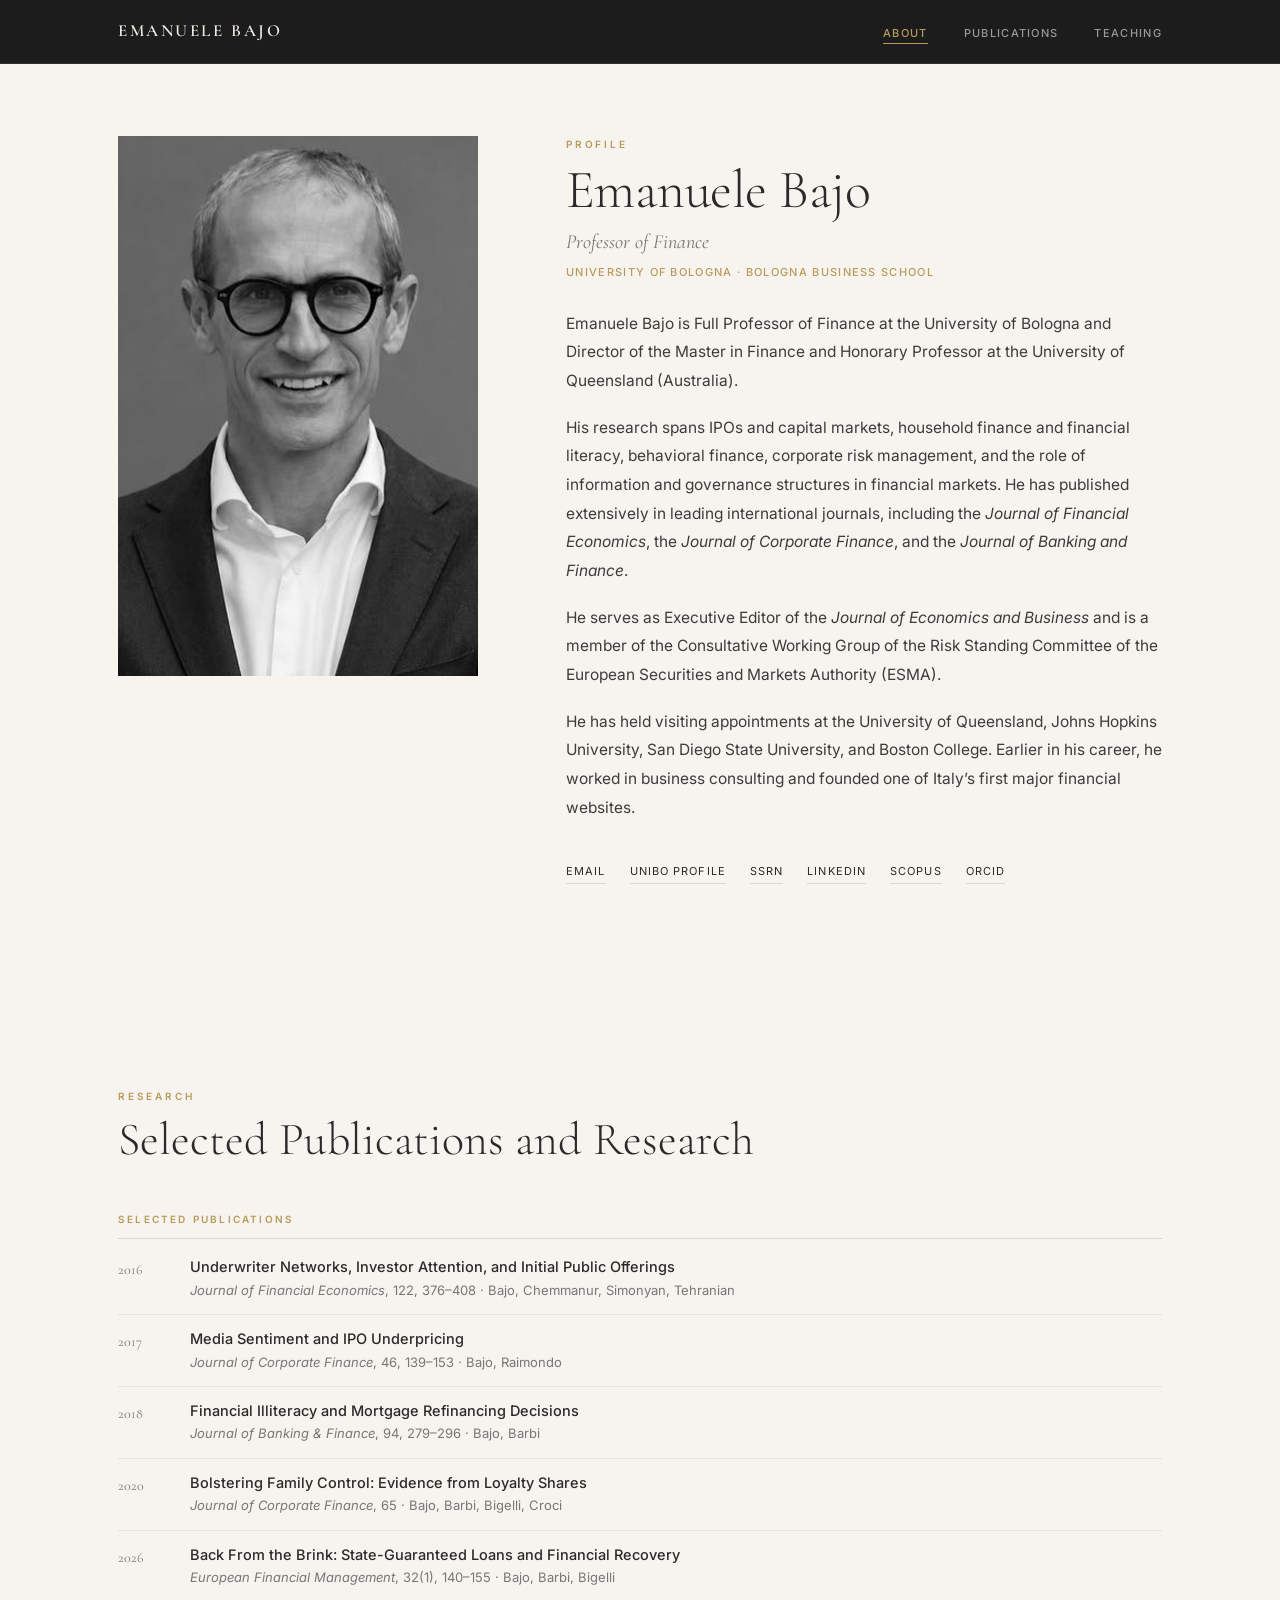
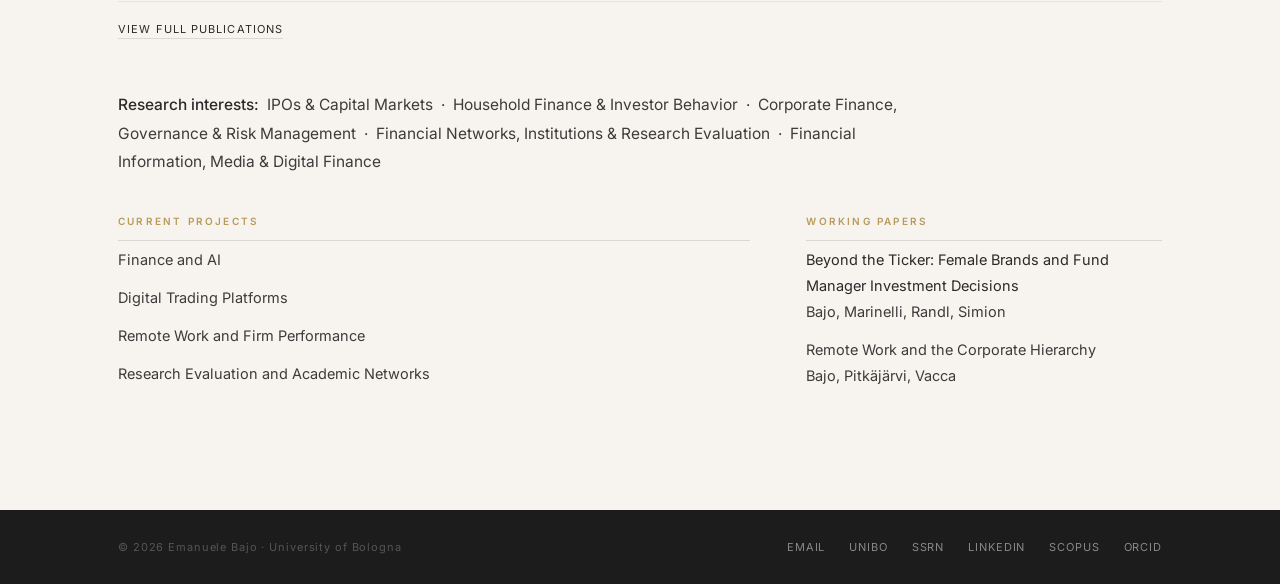
<file: index.html>
<!DOCTYPE html>
<html lang="en" style="scroll-behavior:smooth;">
<head>
  <meta charset="UTF-8">
  <meta name="viewport" content="width=device-width, initial-scale=1.0">
  <title>Emanuele Bajo — Professor of Finance</title>
  <meta name="description" content="Emanuele Bajo is Professor of Finance at the University of Bologna. Research interests include IPOs, household finance, behavioral finance, corporate risk management, and financial markets.">
  <link rel="canonical" href="https://emanuelebajo.cv/">
  <link href="https://fonts.googleapis.com/css2?family=Cormorant+Garamond:ital,wght@0,300;0,400;0,500;0,600;0,700;1,300;1,400;1,600&family=Inter:wght@300;400;500;600&display=swap" rel="stylesheet">

  <meta property="og:title" content="Emanuele Bajo — Professor of Finance">
  <meta property="og:description" content="Professor of Finance at the University of Bologna. Research on capital markets, household finance, behavioral finance, and corporate risk management.">
  <meta property="og:type" content="website">
  <meta property="og:url" content="https://emanuelebajo.cv/">

  <style>
    :root {
      --bg: #f7f4ef;
      --nav-bg: #1c1c1c;
      --text: #2a2a2a;
      --text-light: #777777;
      --accent: #b89a5a;
      --border: #ddd8cf;
      --nav-height: 64px;
    }

    *, *::before, *::after { box-sizing: border-box; margin: 0; padding: 0; }
    html { scroll-behavior: smooth; }

    body {
      background: var(--bg);
      color: var(--text);
      font-family: 'Inter', sans-serif;
      font-size: 15px;
      line-height: 1.7;
    }

    nav {
      position: fixed;
      top: 0; left: 0; right: 0;
      height: var(--nav-height);
      background: var(--nav-bg);
      z-index: 100;
      display: flex;
      align-items: center;
      border-bottom: 1px solid #2e2e2e;
    }

    .nav-inner {
      max-width: 1140px;
      margin: 0 auto;
      padding: 0 48px;
      width: 100%;
      display: flex;
      justify-content: space-between;
      align-items: center;
    }

    .nav-name {
      font-family: 'Cormorant Garamond', serif;
      font-size: 17px;
      font-weight: 600;
      letter-spacing: 0.15em;
      color: #f0ece4;
      text-transform: uppercase;
      cursor: pointer;
    }

    .nav-links { list-style: none; display: flex; gap: 36px; }

    .nav-links a {
      color: #999;
      text-decoration: none;
      font-size: 11px;
      letter-spacing: 0.12em;
      text-transform: uppercase;
      font-weight: 500;
      padding-bottom: 3px;
      border-bottom: 1px solid transparent;
      transition: color 0.2s, border-color 0.2s;
    }

    .nav-links a:hover, .nav-links a.active {
      color: var(--accent);
      border-bottom-color: var(--accent);
    }

    .section {
      padding-top: calc(var(--nav-height) + 60px);
      padding-bottom: 80px;
      scroll-margin-top: var(--nav-height);
    }

    .section:first-of-type { padding-top: calc(var(--nav-height) + 72px); }

    .container {
      max-width: 1140px;
      margin: 0 auto;
      padding: 0 48px;
    }

    .section-label {
      font-size: 10px;
      font-weight: 600;
      letter-spacing: 0.28em;
      text-transform: uppercase;
      color: var(--accent);
      margin-bottom: 10px;
    }

    h2 {
      font-family: 'Cormorant Garamond', serif;
      font-size: 46px;
      font-weight: 300;
      line-height: 1.05;
      color: var(--text);
      margin-bottom: 48px;
    }

    .about-grid {
      display: grid;
      grid-template-columns: 360px 1fr;
      gap: 88px;
      align-items: start;
    }

    .about-photo {
      position: sticky;
      top: calc(var(--nav-height) + 32px);
      width: 100%;
    }

    .about-photo-frame {
      aspect-ratio: 2 / 3;
      overflow: hidden;
    }

    .about-photo img {
      width: 100%;
      height: 100%;
      display: block;
      object-fit: cover;
      object-position: center;
      filter: grayscale(100%);
    }

    .about-photo-caption {
      font-size: 10px;
      color: var(--text-light);
      letter-spacing: 0.12em;
      margin-top: 10px;
      text-transform: uppercase;
    }

    .about-content {
      max-width: 760px;
    }

    .about-name {
      font-family: 'Cormorant Garamond', serif;
      font-size: 54px;
      font-weight: 300;
      line-height: 1.0;
      margin-bottom: 8px;
      letter-spacing: -0.01em;
    }

    .about-role {
      font-family: 'Cormorant Garamond', serif;
      font-size: 20px;
      font-weight: 400;
      font-style: italic;
      color: var(--text-light);
      margin-bottom: 4px;
    }

    .about-institution {
      font-size: 11px;
      letter-spacing: 0.12em;
      color: var(--accent);
      text-transform: uppercase;
      font-weight: 500;
      margin-bottom: 28px;
    }

    .about-bio {
      font-size: 15.5px;
      line-height: 1.85;
      color: #3c3c3c;
      margin-bottom: 40px;
    }

    .about-bio p + p { margin-top: 18px; }

    .profile-links {
      display: flex;
      gap: 24px;
      flex-wrap: wrap;
    }

    .profile-links a {
      font-size: 11px;
      letter-spacing: 0.1em;
      text-transform: uppercase;
      color: var(--text);
      text-decoration: none;
      border-bottom: 1px solid var(--border);
      padding-bottom: 2px;
      transition: color 0.2s, border-color 0.2s;
    }

    .profile-links a:hover {
      color: var(--accent);
      border-color: var(--accent);
    }

    .research-intro {
      font-size: 15.5px;
      line-height: 1.85;
      color: #3c3c3c;
      max-width: 820px;
    }

    .research-intro strong {
      color: var(--text);
      font-weight: 500;
    }

    .pub-group { margin-bottom: 52px; }

    .pub-group-title {
      font-size: 10px;
      font-weight: 600;
      letter-spacing: 0.22em;
      text-transform: uppercase;
      color: var(--accent);
      border-bottom: 1px solid var(--border);
      padding-bottom: 10px;
      margin-bottom: 4px;
    }

    .pub-item {
      display: flex;
      gap: 24px;
      padding: 14px 0;
      border-bottom: 1px solid #e8e3db;
    }

    .pub-year {
      font-family: 'Cormorant Garamond', serif;
      font-size: 14px;
      color: var(--text-light);
      min-width: 48px;
      padding-top: 1px;
      flex-shrink: 0;
    }

    .pub-title {
      font-size: 14.5px;
      font-weight: 500;
      color: var(--text);
      margin-bottom: 3px;
      line-height: 1.4;
    }

    .pub-title a {
      color: var(--text);
      text-decoration: none;
      border-bottom: 1px solid transparent;
      transition: color 0.2s, border-color 0.2s;
    }

    .pub-title a:hover {
      color: var(--accent);
      border-bottom-color: var(--accent);
    }

    .pub-meta {
      font-size: 13px;
      color: var(--text-light);
      line-height: 1.5;
    }

    .pub-journal { font-style: italic; }

    .research-layout {
      display: grid;
      grid-template-columns: minmax(0, 1.6fr) minmax(280px, 0.9fr);
      gap: 56px;
      align-items: start;
    }

    .topic-cluster { margin-bottom: 42px; }

    .topic-title,
    .side-block-title {
      font-size: 10px;
      font-weight: 600;
      letter-spacing: 0.22em;
      text-transform: uppercase;
      color: var(--accent);
      border-bottom: 1px solid var(--border);
      padding-bottom: 10px;
      margin-bottom: 6px;
    }

    .side-block { margin-bottom: 40px; }

    .side-list {
      font-size: 14.5px;
      color: #3c3c3c;
      line-height: 1.8;
    }

    .side-list p + p { margin-top: 12px; }

    .side-list a {
      color: var(--text);
      text-decoration: none;
      border-bottom: 1px solid transparent;
      transition: color 0.2s, border-color 0.2s;
    }

    .side-list a:hover {
      color: var(--accent);
      border-bottom-color: var(--accent);
    }

    .page-link {
      margin-top: 18px;
      font-size: 11px;
      letter-spacing: 0.1em;
      text-transform: uppercase;
    }

    .page-link a {
      color: var(--text);
      text-decoration: none;
      border-bottom: 1px solid var(--border);
      padding-bottom: 2px;
    }

    .page-link a:hover {
      color: var(--accent);
      border-color: var(--accent);
    }

    footer {
      background: var(--nav-bg);
      color: #555;
      text-align: center;
      padding: 28px;
      font-size: 11px;
      letter-spacing: 0.08em;
    }

    @media (max-width: 980px) {
      .research-layout { grid-template-columns: 1fr; gap: 36px; }
    }

    @media (max-width: 860px) {
      .about-grid { grid-template-columns: 1fr; gap: 40px; }
      .about-photo { position: static; max-width: 280px; }
      .nav-inner { padding: 0 24px; }
      .container { padding: 0 24px; }
      .about-name { font-size: 40px; }
      h2 { font-size: 34px; }
      .nav-links { gap: 20px; }
    }

    @media (max-width: 520px) {
      .nav-name { font-size: 13px; letter-spacing: 0.1em; }
      .nav-links { gap: 14px; }
      .nav-links a { font-size: 10px; }
    }
  </style>
</head>
<body>

<nav>
  <div class="nav-inner">
    <div class="nav-name" onclick="window.location.href='index.html'">Emanuele Bajo</div>
    <ul class="nav-links">
      <li><a href="#about">About</a></li>
      <li><a href="publications.html">Publications</a></li>
      <li><a href="teaching.html">Teaching</a></li>
    </ul>
  </div>
</nav>

<section id="about" class="section">
  <div class="container">
    <div class="about-grid">
      <div class="about-photo">
        <div class="about-photo-frame">
          <img src="photo.jpg" alt="Emanuele Bajo" width="2048" height="2048">
        </div>
        <div class="about-photo-caption"></div>
      </div>

      <div class="about-content">
        <div class="section-label">Profile</div>
        <h1 class="about-name">Emanuele Bajo</h1>
        <div class="about-role">Professor of Finance</div>
        <div class="about-institution">University of Bologna · Bologna Business School</div>

        <div class="about-bio">
          <p>Emanuele Bajo is Full Professor of Finance at the University of Bologna and Director of the Master in Finance and Honorary Professor at the University of Queensland (Australia).</p>
          <p>His research spans IPOs and capital markets, household finance and financial literacy, behavioral finance, corporate risk management, and the role of information and governance structures in financial markets. He has published extensively in leading international journals, including the <em>Journal of Financial Economics</em>, the <em>Journal of Corporate Finance</em>, and the <em>Journal of Banking and Finance</em>.</p>
          <p>He serves as Executive Editor of the <em>Journal of Economics and Business</em> and is a member of the Consultative Working Group of the Risk Standing Committee of the European Securities and Markets Authority (ESMA).</p>
          <p>He has held visiting appointments at the University of Queensland, Johns Hopkins University, San Diego State University, and Boston College. Earlier in his career, he worked in business consulting and founded one of Italy’s first major financial websites.</p>
        </div>

        <div class="profile-links">
          <a href="mailto:emanuele.bajo@unibo.it">Email</a>
          <a href="https://www.unibo.it/sitoweb/emanuele.bajo/en" target="_blank" rel="noopener noreferrer">UniBo Profile</a>
          <a href="https://papers.ssrn.com/sol3/cf_dev/AbsByAuth.cfm?per_id=328778" target="_blank" rel="noopener noreferrer">SSRN</a>
          <a href="https://www.linkedin.com/in/emanuele-bajo-6b87512/" target="_blank" rel="noopener noreferrer">LinkedIn</a>
          <a href="https://www.scopus.com/authid/detail.uri?authorId=24775181300" target="_blank" rel="noopener noreferrer">Scopus</a>
          <a href="https://orcid.org/0000-0002-6844-2441" target="_blank" rel="noopener noreferrer">ORCID</a>
        </div>
      </div>
    </div>
  </div>
</section>

<section id="research" class="section">
  <div class="container">
    <div class="section-label">Research</div>
    <h2>Selected Publications and Research</h2>

    <div class="pub-group">
      <div class="pub-group-title">Selected Publications</div>

      <div class="pub-item">
        <div class="pub-year">2016</div>
        <div class="pub-body">
          <div class="pub-title"><a href="https://www.sciencedirect.com/science/article/pii/S0304405X1630126X" target="_blank" rel="noopener noreferrer">Underwriter Networks, Investor Attention, and Initial Public Offerings</a></div>
          <div class="pub-meta"><span class="pub-journal">Journal of Financial Economics</span>, 122, 376–408 · Bajo, Chemmanur, Simonyan, Tehranian</div>
        </div>
      </div>

      <div class="pub-item">
        <div class="pub-year">2017</div>
        <div class="pub-body">
          <div class="pub-title"><a href="https://doi.org/10.1016/j.jcorpfin.2017.06.003" target="_blank" rel="noopener noreferrer">Media Sentiment and IPO Underpricing</a></div>
          <div class="pub-meta"><span class="pub-journal">Journal of Corporate Finance</span>, 46, 139–153 · Bajo, Raimondo</div>
        </div>
      </div>

      <div class="pub-item">
        <div class="pub-year">2018</div>
        <div class="pub-body">
          <div class="pub-title"><a href="https://www.sciencedirect.com/science/article/pii/S0378426618301687" target="_blank" rel="noopener noreferrer">Financial Illiteracy and Mortgage Refinancing Decisions</a></div>
          <div class="pub-meta"><span class="pub-journal">Journal of Banking &amp; Finance</span>, 94, 279–296 · Bajo, Barbi</div>
        </div>
      </div>

      <div class="pub-item">
        <div class="pub-year">2020</div>
        <div class="pub-body">
          <div class="pub-title"><a href="https://www.sciencedirect.com/science/article/pii/S0929119920301991" target="_blank" rel="noopener noreferrer">Bolstering Family Control: Evidence from Loyalty Shares</a></div>
          <div class="pub-meta"><span class="pub-journal">Journal of Corporate Finance</span>, 65 · Bajo, Barbi, Bigelli, Croci</div>
        </div>
      </div>

      <div class="pub-item">
        <div class="pub-year">2026</div>
        <div class="pub-body">
          <div class="pub-title"><a href="https://doi.org/10.1111/eufm.70006" target="_blank" rel="noopener noreferrer">Back From the Brink: State-Guaranteed Loans and Financial Recovery</a></div>
          <div class="pub-meta"><span class="pub-journal">European Financial Management</span>, 32(1), 140–155 · Bajo, Barbi, Bigelli</div>
        </div>
      </div>

      <div class="page-link"><a href="publications.html">View full publications</a></div>
    </div>

    <div class="research-intro" style="margin-bottom:36px;">
      <strong>Research interests:</strong>&ensp;IPOs &amp; Capital Markets &nbsp;·&nbsp; Household Finance &amp; Investor Behavior &nbsp;·&nbsp; Corporate Finance, Governance &amp; Risk Management &nbsp;·&nbsp; Financial Networks, Institutions &amp; Research Evaluation &nbsp;·&nbsp; Financial Information, Media &amp; Digital Finance
    </div>

    <div class="research-layout">
      <div>
        <div class="topic-cluster">
          <div class="topic-title">Current Projects</div>
          <div class="side-list">
            <p>Finance and AI</p>
            <p>Digital Trading Platforms</p>
            <p>Remote Work and Firm Performance</p>
            <p>Research Evaluation and Academic Networks</p>
          </div>
        </div>
      </div>

      <aside>
        <div class="side-block">
          <div class="side-block-title">Working Papers</div>
          <div class="side-list">
            <p><a href="https://papers.ssrn.com/sol3/papers.cfm?abstract_id=5040923" target="_blank" rel="noopener noreferrer">Beyond the Ticker: Female Brands and Fund Manager Investment Decisions</a><br>Bajo, Marinelli, Randl, Simion</p>
            <p>Remote Work and the Corporate Hierarchy<br>Bajo, Pitkäjärvi, Vacca</p>
          </div>
        </div>
      </aside>
    </div>
  </div>
</section>

<footer>
  <div style="max-width:1140px;margin:0 auto;padding:0 48px;display:flex;justify-content:space-between;align-items:center;flex-wrap:wrap;gap:16px;">
    <div>© 2026 Emanuele Bajo · University of Bologna</div>
    <div style="display:flex;gap:24px;flex-wrap:wrap;">
      <a href="mailto:emanuele.bajo@unibo.it" style="color:#888;text-decoration:none;font-size:11px;letter-spacing:0.08em;text-transform:uppercase;">Email</a>
      <a href="https://www.unibo.it/sitoweb/emanuele.bajo/en" target="_blank" rel="noopener noreferrer" style="color:#888;text-decoration:none;font-size:11px;letter-spacing:0.08em;text-transform:uppercase;">UniBo</a>
      <a href="https://papers.ssrn.com/sol3/cf_dev/AbsByAuth.cfm?per_id=328778" target="_blank" rel="noopener noreferrer" style="color:#888;text-decoration:none;font-size:11px;letter-spacing:0.08em;text-transform:uppercase;">SSRN</a>
      <a href="https://www.linkedin.com/in/emanuele-bajo-6b87512/" target="_blank" rel="noopener noreferrer" style="color:#888;text-decoration:none;font-size:11px;letter-spacing:0.08em;text-transform:uppercase;">LinkedIn</a>
      <a href="https://www.scopus.com/authid/detail.uri?authorId=24775181300" target="_blank" rel="noopener noreferrer" style="color:#888;text-decoration:none;font-size:11px;letter-spacing:0.08em;text-transform:uppercase;">Scopus</a>
      <a href="https://orcid.org/0000-0002-6844-2441" target="_blank" rel="noopener noreferrer" style="color:#888;text-decoration:none;font-size:11px;letter-spacing:0.08em;text-transform:uppercase;">ORCID</a>
    </div>
  </div>
</footer>

<script>
  const sections = document.querySelectorAll('.section');
  const navLinks = document.querySelectorAll('.nav-links a[href^="#"]');

  window.addEventListener('scroll', () => {
    let current = '';
    sections.forEach(section => {
      if (window.scrollY >= section.offsetTop - 100) current = section.id;
    });
    navLinks.forEach(link => {
      link.classList.toggle('active', link.getAttribute('href') === '#' + current);
    });
  });
</script>

</body>
</html>
</file>
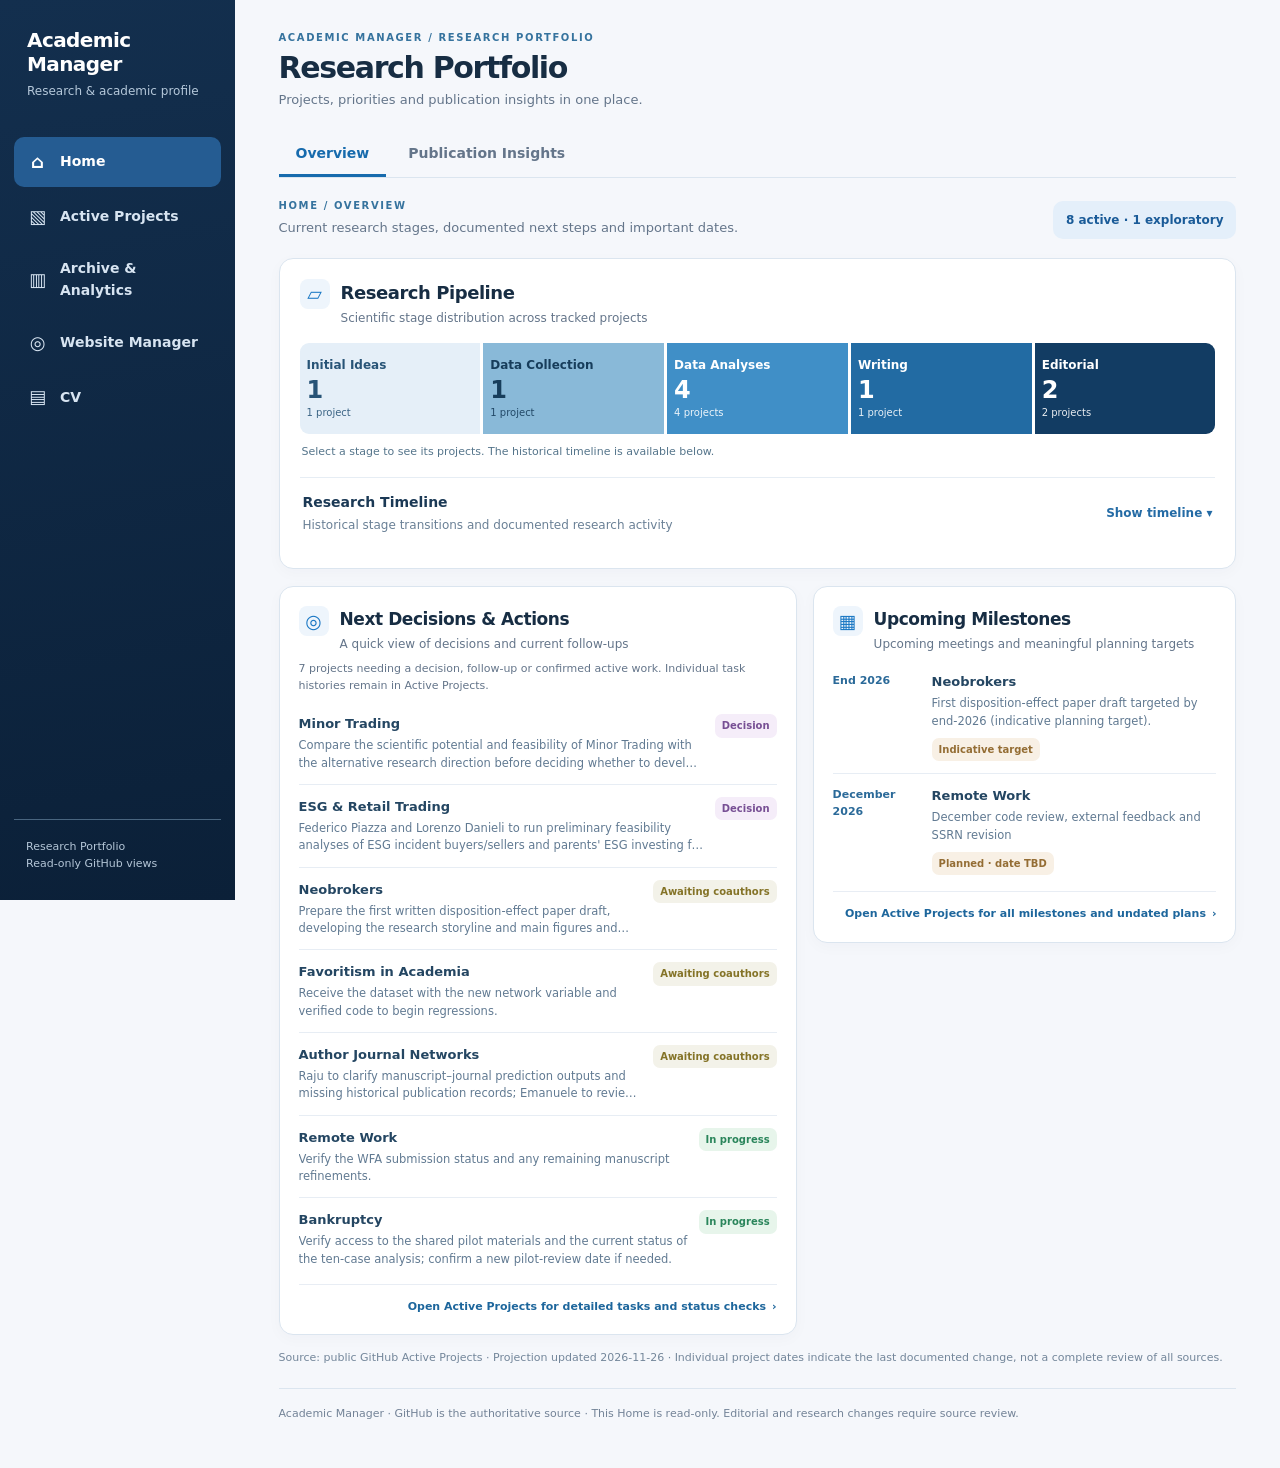
<file: academic-manager/index.html>
<!doctype html>
<html lang="en">
<head>
<meta charset="utf-8">
<meta name="viewport" content="width=device-width, initial-scale=1">
<meta name="robots" content="noindex,nofollow,noarchive">
<title>Academic Manager | Research Portfolio</title>
<link rel="stylesheet" href="./home.css?v=20261126-2">
<link rel="stylesheet" href="./projects.css?v=20261126-1">
<style>
#projects .panel{background:#fff;border:1px solid #dbe5ef;border-radius:13px;padding:18px}
#projects .eyebrow{font-size:10px;color:#45769d;font-weight:750;text-transform:uppercase;letter-spacing:.14em}
#projects h2{font-size:29px;letter-spacing:-.04em;margin:5px 0}
#projects p{color:#64758a}
</style>
</head>
<body>
<div class="hm-shell">
 <aside class="hm-sidebar" aria-label="Academic Manager navigation">
  <div class="hm-brand">Academic<br>Manager<small>Research &amp; academic profile</small></div>
  <nav class="hm-navigation">
   <a href="./index.html#overview" data-nav="home" class="active" aria-current="page"><span class="hm-nav-icon" aria-hidden="true">⌂</span>Home</a>
   <a href="./index.html#projects" data-nav="projects"><span class="hm-nav-icon" aria-hidden="true">▧</span>Active Projects</a>
   <a href="./archive.html#explorer"><span class="hm-nav-icon" aria-hidden="true">▥</span>Archive &amp; Analytics</a>
   <a href="./website.html"><span class="hm-nav-icon" aria-hidden="true">◎</span>Website Manager</a>
   <a href="./cv.html"><span class="hm-nav-icon" aria-hidden="true">▤</span>CV</a>
  </nav>
  <div class="hm-sidenote">Research Portfolio<br>Read-only GitHub views</div>
 </aside>
 <main class="hm-main">
  <header class="hm-header">
   <div>
    <div class="hm-eyebrow">Academic Manager / Research Portfolio</div>
    <h1>Research Portfolio</h1>
    <p>Projects, priorities and publication insights in one place.</p>
   </div>
  </header>
  <div class="hm-tabs" role="tablist" aria-label="Home views">
   <button type="button" role="tab" data-home-tab="overview" aria-controls="overview" aria-selected="true">Overview</button>
   <button type="button" role="tab" data-home-tab="insights" aria-controls="insights" aria-selected="false">Publication Insights</button>
  </div>
  <section id="overview" class="hm-view" aria-label="Research portfolio overview">
   <div class="hm-header" style="margin-bottom:16px">
    <div><div class="hm-eyebrow">Home / Overview</div><p>Current research stages, documented next steps and important dates.</p></div>
    <div class="hm-header-pill" id="hm-active-count">Loading projects…</div>
   </div>
   <article class="hm-card">
    <div class="hm-card-header"><span class="hm-icon" aria-hidden="true">▱</span><div><h2>Research Pipeline</h2><p class="hm-card-sub">Scientific stage distribution across tracked projects</p></div></div>
    <div class="hm-pipeline" id="hm-pipeline" aria-label="Research project stages"><p class="hm-muted">Loading research pipeline…</p></div>
    <div class="hm-phase-summary" id="hm-phase-summary" aria-live="polite"></div>
    <details class="hm-timeline-disclosure" id="hm-timeline-details">
     <summary><span class="hm-timeline-summary-text"><strong>Research Timeline</strong><span>Historical stage transitions and documented research activity</span></span><span class="hm-toggle-label" aria-hidden="true"></span></summary>
     <div class="hm-timeline-content">
      <div class="hm-history-legend">
       <span><i class="hm-history-key initial"></i>Initial ideas</span>
       <span><i class="hm-history-key collection"></i>Data collection</span>
       <span><i class="hm-history-key analysis"></i>Data analyses</span>
       <span><i class="hm-history-key writing"></i>Writing</span>
       <span><i class="hm-history-key editorial"></i>Editorial</span>
      </div>
      <div id="hm-research-timeline" class="hm-research-timeline" aria-label="Publicly documented scientific-stage history"><p class="hm-muted">Loading historical transitions…</p></div>
      <p class="hm-source" id="hm-research-timeline-note"></p>
     </div>
    </details>
   </article>
   <div class="hm-overview-columns">
    <article class="hm-card">
     <div class="hm-card-header"><span class="hm-icon" aria-hidden="true">◎</span><div><h2>Next Decisions &amp; Actions</h2><p class="hm-card-sub">A quick view of decisions and current follow-ups</p></div></div>
     <p class="hm-muted" id="hm-action-count"></p>
     <div id="hm-matters"><p class="hm-muted">Loading documented actions…</p></div>
    </article>
    <article class="hm-card hm-milestones">
     <div class="hm-card-header"><span class="hm-icon" aria-hidden="true">▦</span><div><h2>Upcoming Milestones</h2><p class="hm-card-sub">Upcoming meetings and meaningful planning targets</p></div></div>
     <div id="hm-milestones"><p class="hm-muted">Loading milestones…</p></div>
    </article>
   </div>
   <p class="hm-source" id="hm-overview-source">Source: approved public Active Projects projection.</p>
  </section>
  <section id="insights" class="hm-view" aria-label="Publication Insights" hidden>
   <div class="hm-header" style="margin-bottom:16px">
    <div><div class="hm-eyebrow">Home / Publication Insights</div><h1>Publication Insights</h1><p>A bibliographic view of published research, venues and coauthors.</p></div>
    <div class="hm-header-pill" id="hm-publication-header">Loading publications…</div>
   </div>
   <div class="hm-kpis" aria-label="Published research totals">
    <div class="hm-kpi"><strong id="hm-pub-count">—</strong><small>Total published records</small></div>
    <div class="hm-kpi"><strong id="hm-article-count">—</strong><small>Journal articles</small></div>
    <div class="hm-kpi"><strong id="hm-book-count">—</strong><small>Books</small></div>
    <div class="hm-kpi"><strong id="hm-chapter-count">—</strong><small>Book chapters</small></div>
   </div>
   <article class="hm-card">
    <div class="hm-chart-top">
     <div class="hm-card-header" style="margin:0"><span class="hm-icon" aria-hidden="true">▥</span><div><h2>Publication History</h2><p class="hm-card-sub">Publications per bibliographic year and cumulative production</p></div></div>
     <div class="hm-chart-legend"><span><span class="hm-legend-square"></span>Annual</span><span><span class="hm-legend-line"></span>Cumulative</span></div>
    </div>
    <div id="hm-history" class="hm-chart-wrap"><div class="hm-muted">Loading annual publication chart…</div></div>
    <div class="hm-selected-year" id="hm-history-detail" aria-live="polite"></div>
   </article>
   <div class="hm-three hm-pub-secondary">
    <article class="hm-card">
     <div class="hm-card-header"><span class="hm-icon" aria-hidden="true">▤</span><div><h2>Top Journals</h2><p class="hm-card-sub">Articles by publication venue</p></div></div>
     <div id="hm-journals"></div>
     <button class="hm-more" id="hm-all-journals" type="button">View all journals</button>
     <div id="hm-journal-detail" class="hm-selected-year" aria-live="polite"></div>
    </article>
    <article class="hm-card">
     <div class="hm-card-header"><span class="hm-icon" aria-hidden="true">◉</span><div><h2>Research Areas</h2><p class="hm-card-sub">Approved topical grouping of curated finance articles</p></div></div>
     <div id="hm-areas"></div>
     <p class="hm-source" id="hm-area-note"></p>
    </article>
   </div>
   <article class="hm-card hm-collab-card">
    <div class="hm-collab-top">
      <div class="hm-card-header"><span class="hm-icon" aria-hidden="true">♧</span>
        <div><h2>Collaboration Network</h2><p class="hm-card-sub">Emanuele Bajo at the center, with verified links among coauthors</p></div>
      </div>
      <div class="hm-collab-filters">
        <label for="hm-network-period">Period</label>
        <select id="hm-network-period" class="hm-select"><option value="all">All years</option><option value="1998-2009">1998–2009</option><option value="2010-2019">2010–2019</option><option value="2020-2026">2020–2026</option></select>
        <label for="hm-network-scope">Display</label>
        <select id="hm-network-scope" class="hm-select"><option value="top">Top 12 coauthors</option><option value="all">All coauthors</option></select>
      </div>
    </div>
    <div class="hm-collab-layout">
      <div class="hm-graph-column">
        <div class="hm-graph-metrics" id="hm-graph-metrics" aria-label="Network summary"></div>
        <div id="hm-network" class="hm-network-scroll" aria-label="Coauthor collaboration network"><p class="hm-muted">Loading verified coauthor relationships…</p></div>
        <p class="hm-muted" id="hm-network-note"></p>
        <p class="hm-muted" id="hm-coauthor-count"></p>
      </div>
      <div class="hm-coauthor-column">
       <div class="hm-coauthor-heading"><h3>Top Coauthors</h3><button id="hm-clear-coauthor" type="button" class="hm-more" hidden>Clear selection</button></div>
       <p class="hm-card-sub">Joint published works · select a name or node</p>
       <div class="hm-coauthor-list" id="hm-coauthors"></div>
      </div>
    </div>
    <div id="hm-coauthor-detail" class="hm-selected-year" aria-live="polite" hidden></div>
   </article>
   <article class="hm-card hm-collab-timeline">
     <div class="hm-card-header"><span class="hm-icon" aria-hidden="true">▦</span><div><h2>Collaboration over Time</h2><p class="hm-card-sub">Published papers with leading coauthors by bibliographic year</p></div></div>
     <div id="hm-timeline" class="hm-timeline-scroll"><p class="hm-muted">Loading collaboration timeline…</p></div>
     <p id="hm-timeline-note" class="hm-source"></p>
   </article>
   <p class="hm-source" id="hm-publication-source">Data source: public allowlisted Archive and CV projections.</p>
  </section>
  <section id="projects" class="hm-view" aria-label="Active Projects" hidden>
   <div class="hm-card" role="status">Loading Active Projects from GitHub…</div>
  </section>
  <footer class="hm-bottom-note">Academic Manager · GitHub is the authoritative source · This Home is read-only. Editorial and research changes require source review.</footer>
 </main>
</div>
<script src="./coauthors.js?v=20261107-4" defer></script>
<script src="./pipeline-timeline.js?v=20261126-1" defer></script>
<script src="./action-state.js?v=20261126-1" defer></script>
<script src="./home-overview.js?v=20261126-3" defer></script>
<script src="./home.js?v=20261126-2" defer></script>
<script src="./projects.js?v=20261126-1" defer></script>
</body>
</html>
</file>
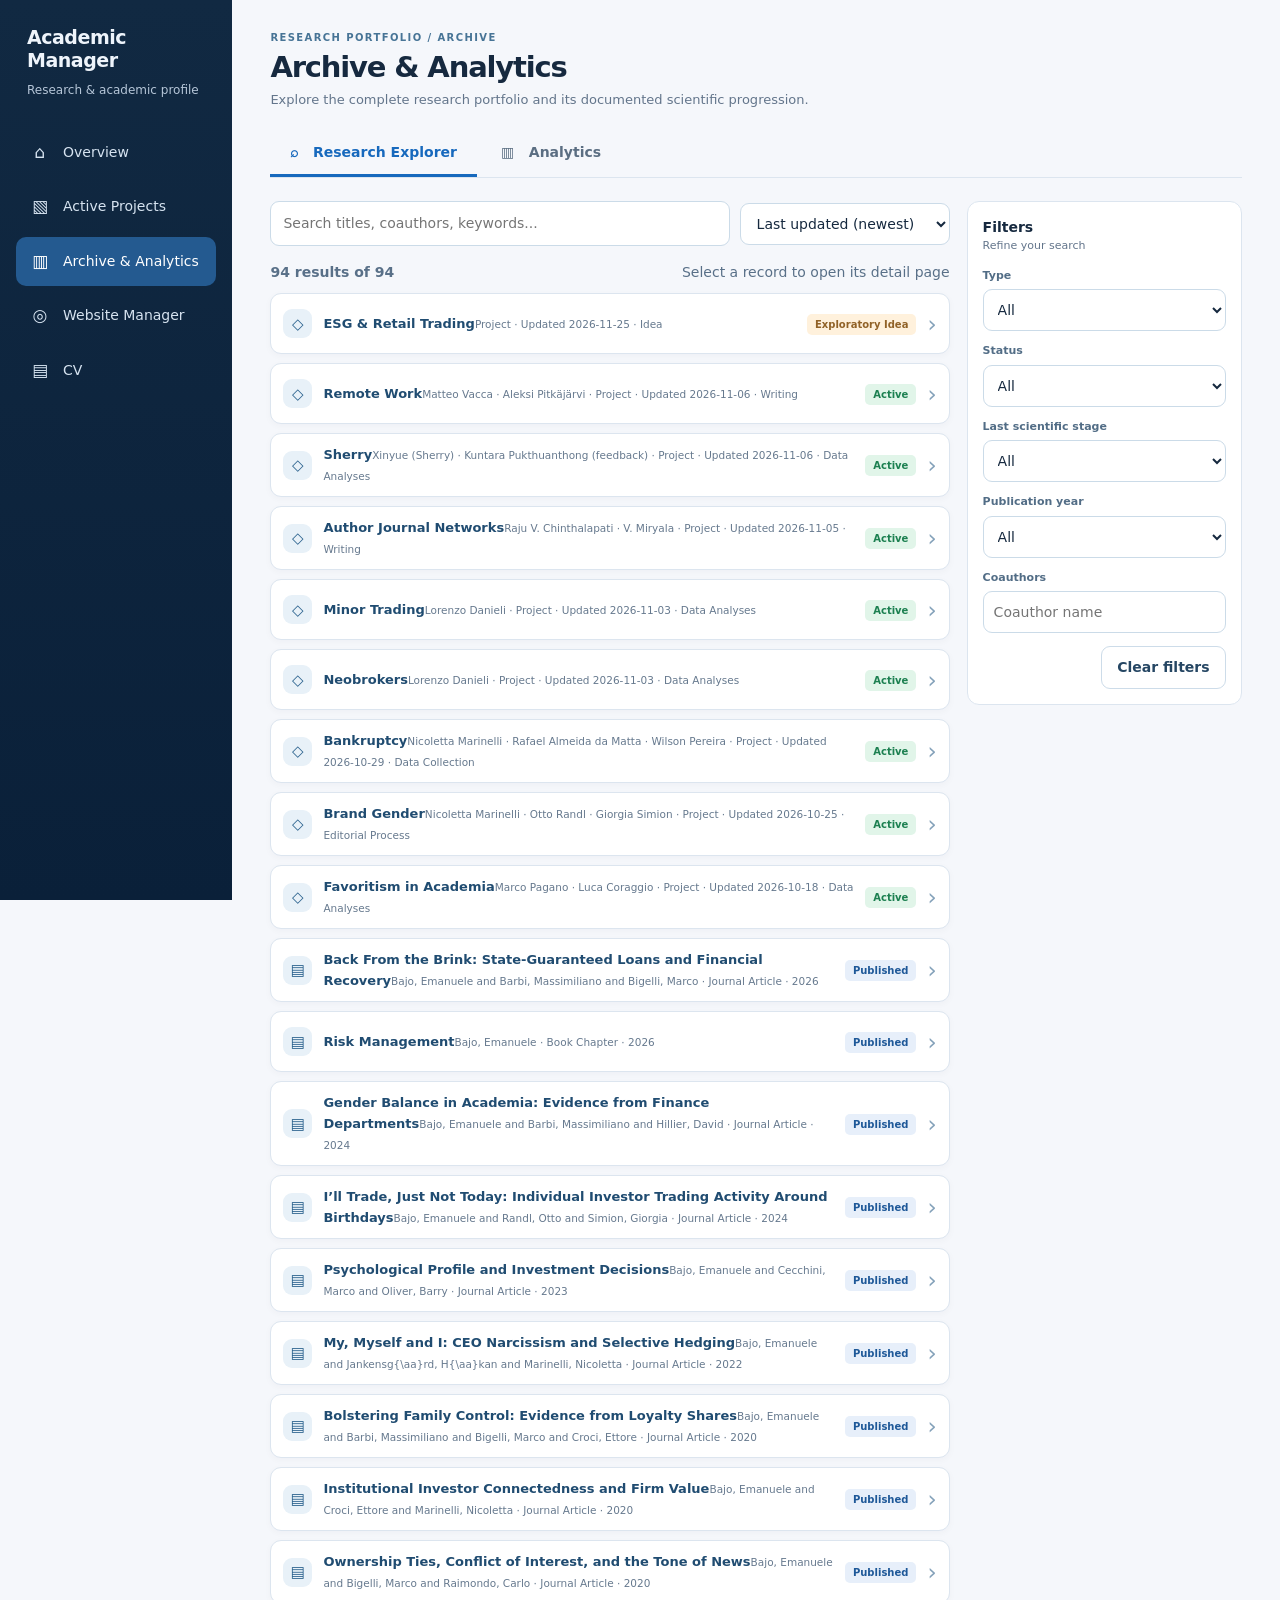
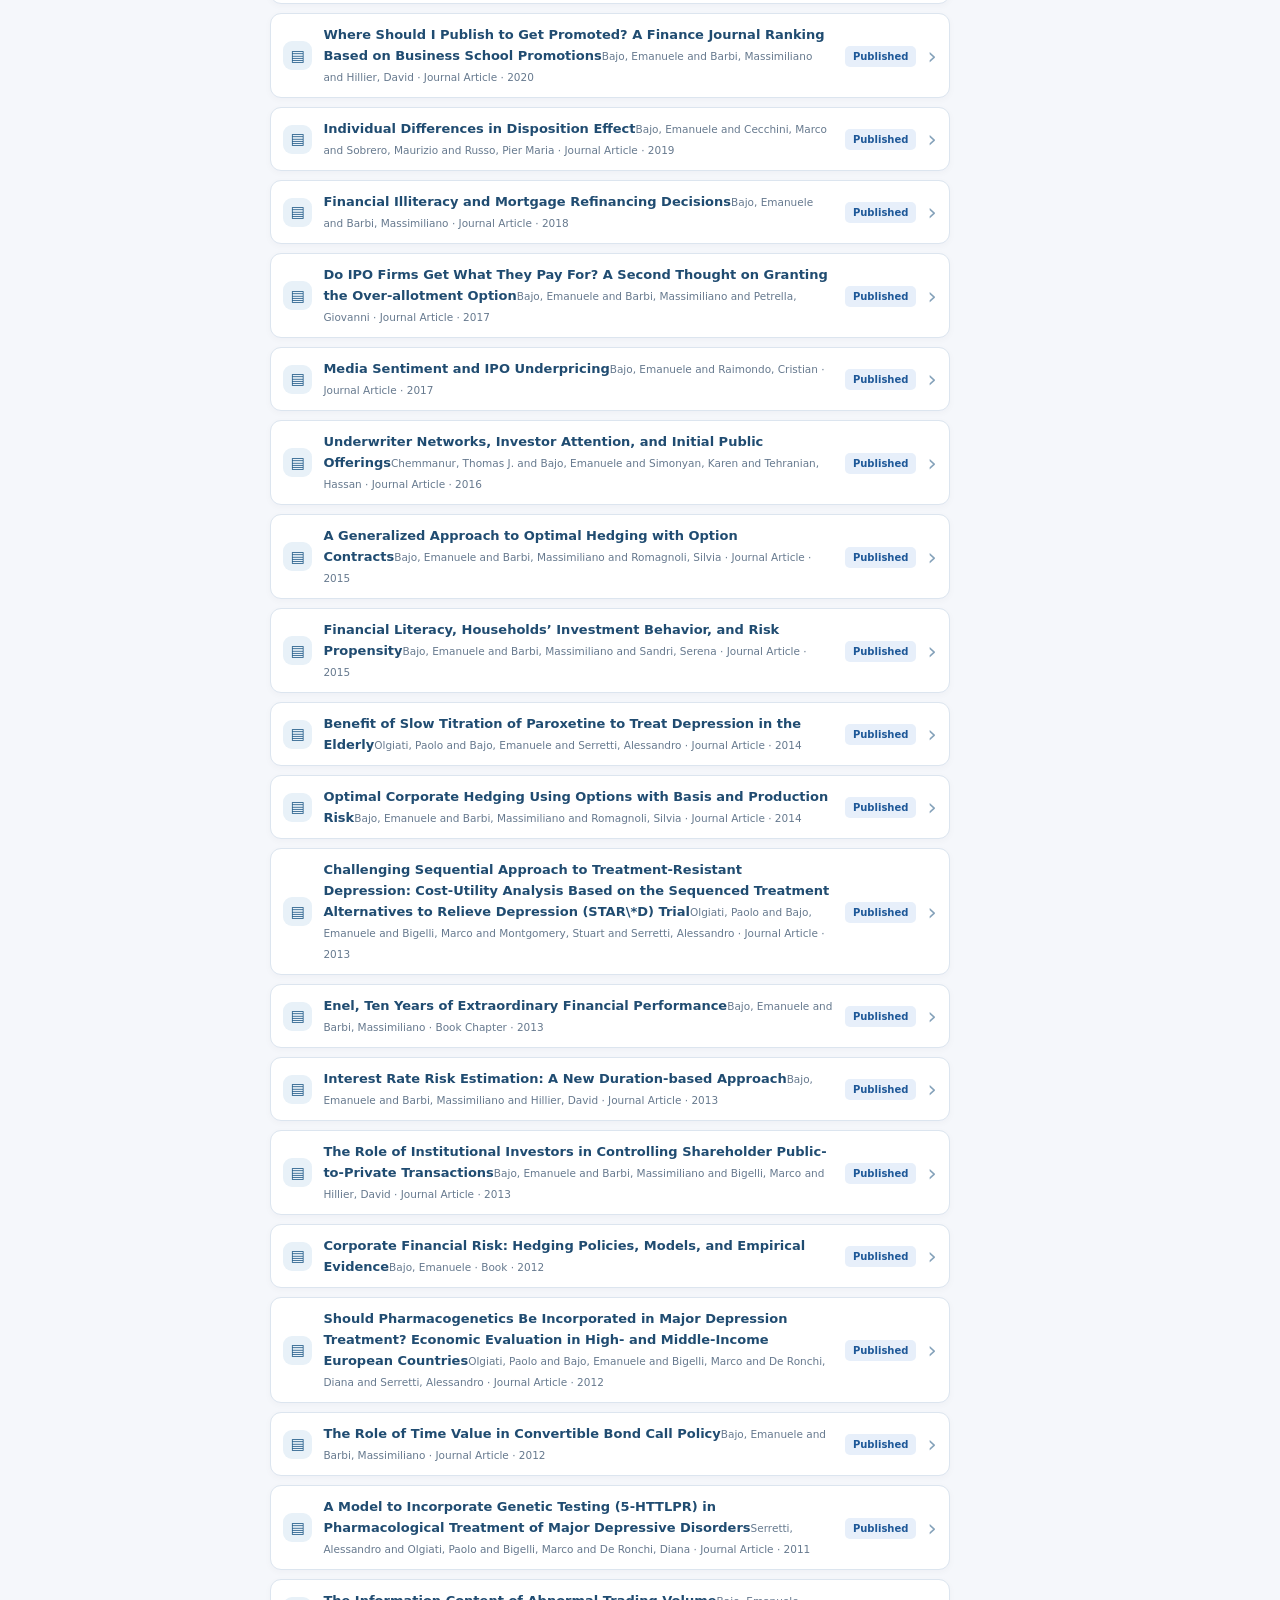
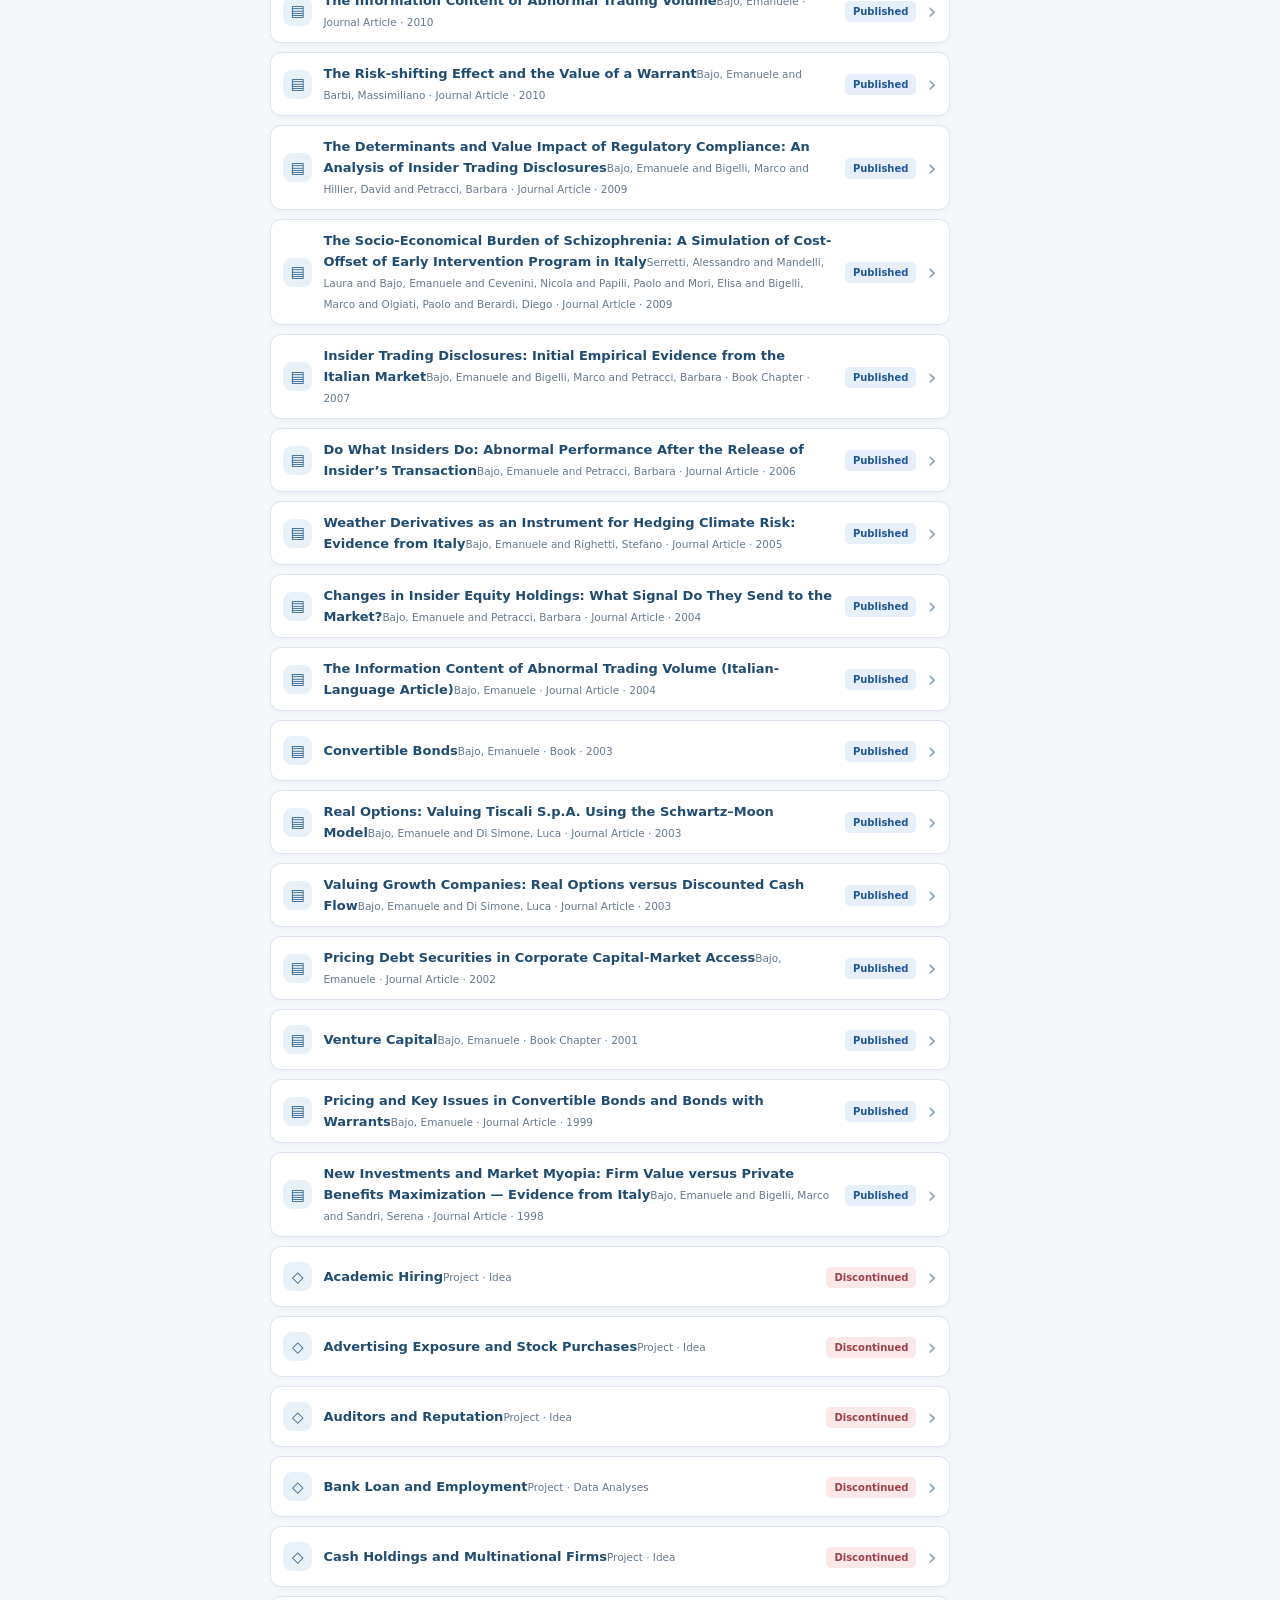
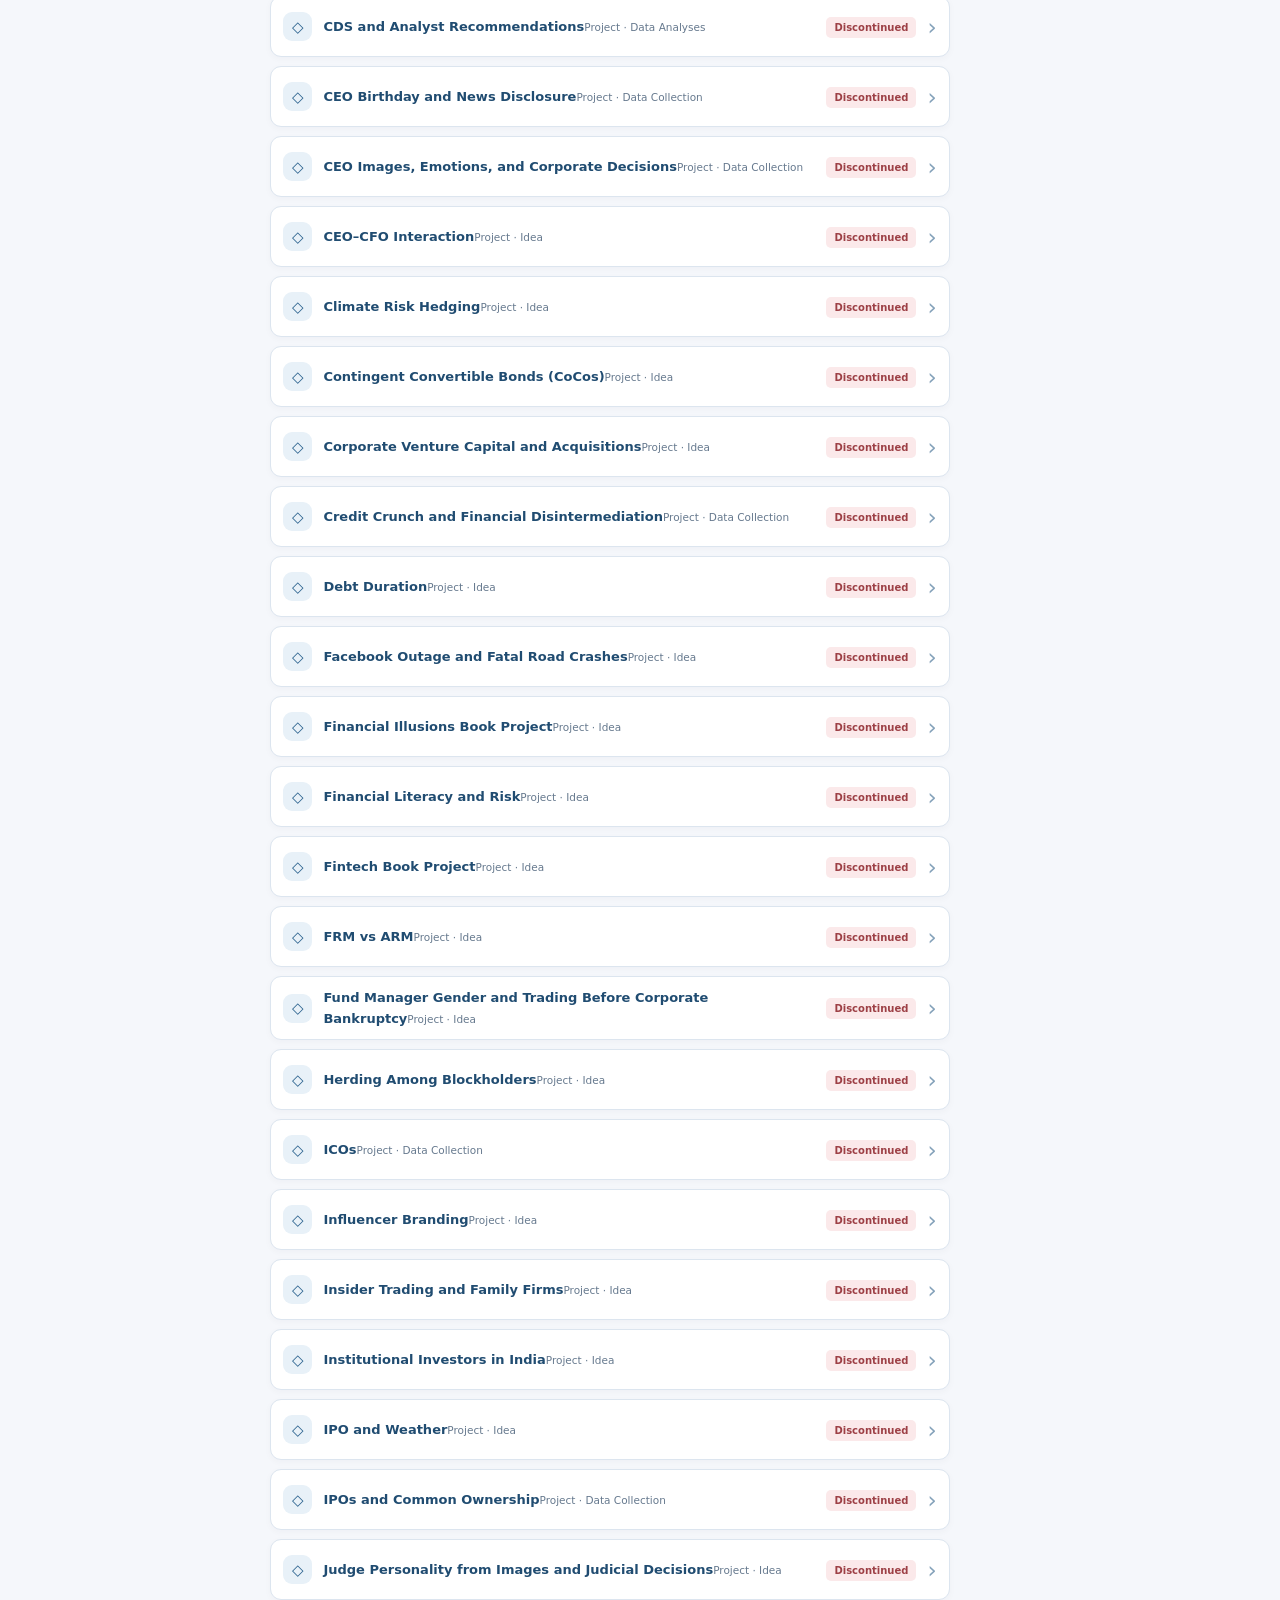
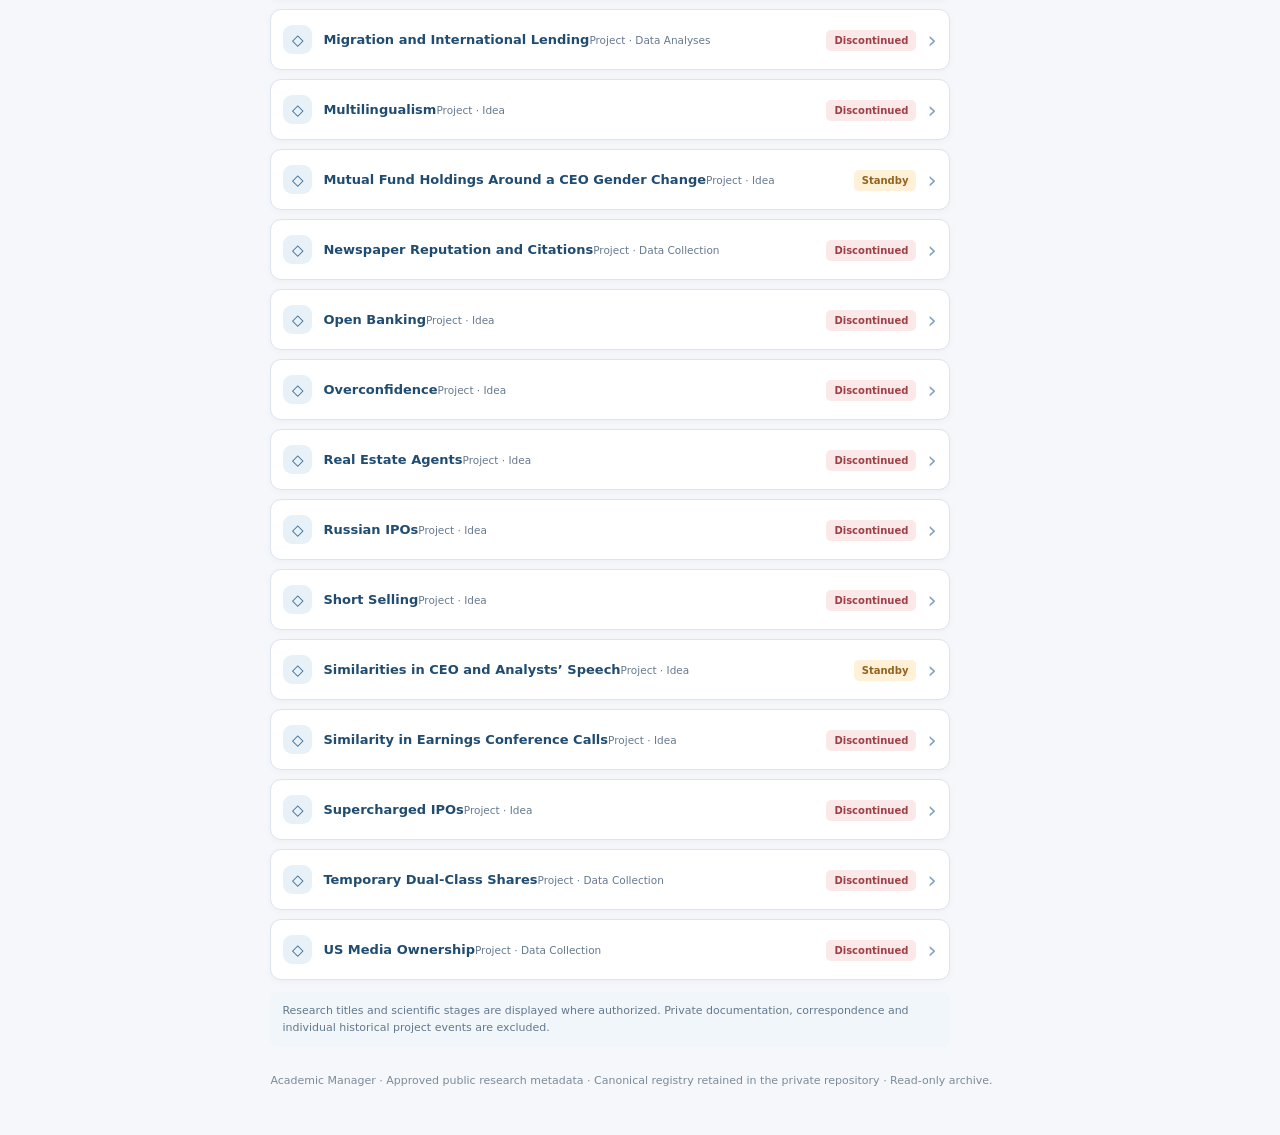
<file: academic-manager/archive.html>
<!doctype html>
<html lang="en"><head>
<meta charset="utf-8"><meta name="viewport" content="width=device-width,initial-scale=1">
<meta name="robots" content="noindex,nofollow,noarchive">
<title>Archive & Analytics | Academic Manager</title>
<link rel="stylesheet" href="./archive.css?v=20261125-1">
</head><body class="aa-body">
<div class="aa-shell">
<aside class="aa-sidebar" aria-label="Academic Manager navigation">
 <div class="aa-brand">Academic<br>Manager</div>
 <div class="aa-subbrand">Research & academic profile</div>
 <nav>
  <a href="./index.html#overview"><span class="aa-navicon" aria-hidden="true">⌂</span>Overview</a>
  <a href="./index.html#projects"><span class="aa-navicon" aria-hidden="true">▧</span>Active Projects</a>
  <a href="./archive.html" class="aa-active" aria-current="page"><span class="aa-navicon" aria-hidden="true">▥</span>Archive & Analytics</a>
  <a href="./website.html"><span class="aa-navicon" aria-hidden="true">◎</span>Website Manager</a>
  <a href="./cv.html"><span class="aa-navicon" aria-hidden="true">▤</span>CV</a>
 </nav>
 <div class="aa-mobile-nav">
  <a href="./index.html#overview">Home</a>
  <a href="./index.html#projects">Projects</a>
  <a href="./archive.html" class="aa-active">Archive</a>
  <a href="./website.html">Website</a>
  <a href="./cv.html">CV</a>
 </div>
</aside>
<main class="aa-main">
 <header class="aa-topbar">
  <div><div class="aa-eyebrow">Research Portfolio / Archive</div><h1 class="aa-title">Archive & Analytics</h1>
  <p class="aa-intro">Explore the complete research portfolio and its documented scientific progression.</p></div>
 </header>
 <div role="tablist" class="aa-tabs" aria-label="Archive & Analytics sections">
  <button type="button" data-aa-main-tab="explorer" role="tab" aria-selected="true">⌕ &nbsp; Research Explorer</button>
  <button type="button" data-aa-main-tab="analytics" role="tab" aria-selected="false">▥ &nbsp; Analytics</button>
 </div>
 <div id="aa-root"><p class="aa-muted" role="status">Loading the research archive…</p></div>
 <footer class="aa-footer">Academic Manager · Approved public research metadata · Canonical registry retained in the private repository · Read-only archive.</footer>
</main>
</div>
<script src="./archive.js?v=20261125-1" defer></script>
</body></html>
</file>
<file: academic-manager/home.css>
:root{--hm-navy:#102641;--hm-ink:#172d43;--hm-muted:#64758a;--hm-blue:#216da9;--hm-line:#dbe5ef;--hm-bg:#f5f7fb}
*{box-sizing:border-box}
html{scroll-behavior:smooth}
body{margin:0;background:var(--hm-bg);color:var(--hm-ink);font:14px/1.55 system-ui,-apple-system,BlinkMacSystemFont,"Segoe UI",sans-serif}
button,select{font:inherit}button{cursor:pointer}a{color:#21669d}
a:focus-visible,button:focus-visible,select:focus-visible{outline:3px solid #d5a13d;outline-offset:2px}
.hm-shell{display:flex;min-height:100vh}
.hm-sidebar{width:235px;flex:0 0 235px;background:linear-gradient(170deg,#132f4e,#0b2038);color:#fff;position:sticky;top:0;height:100vh;padding:28px 14px;display:flex;flex-direction:column}
.hm-brand{padding:0 13px;font-size:20px;font-weight:800;line-height:1.2;letter-spacing:-.03em}
.hm-brand small{display:block;font-size:12px;font-weight:400;color:#b5c8da;letter-spacing:0;margin-top:8px}
.hm-navigation{display:grid;gap:5px;margin-top:39px}
.hm-navigation a{display:flex;align-items:center;gap:12px;border-radius:10px;padding:11px 13px;color:#d7e4f1;text-decoration:none;font-weight:570}
.hm-navigation a:hover,.hm-navigation a.active{color:white;background:#255c92}
.hm-nav-icon{width:21px;font-size:18px;text-align:center;flex:0 0 21px}
.hm-sidenote{font-size:11px;color:#b4c6d7;border-top:1px solid #49657f;margin-top:auto;padding:18px 12px 0}
.hm-main{flex:1;min-width:0;max-width:1580px;padding:30px clamp(21px,3.4vw,55px) 46px}
.hm-view[hidden]{display:none!important}
.hm-header{display:flex;justify-content:space-between;align-items:center;gap:16px;flex-wrap:wrap}
.hm-eyebrow{font-size:10px;letter-spacing:.16em;color:#36739e;text-transform:uppercase;font-weight:800}
.hm-header h1{font-size:30px;letter-spacing:-.045em;margin:4px 0 3px;line-height:1.2}
.hm-header p{font-size:13px;color:var(--hm-muted);margin:4px 0}
.hm-header-pill{font-size:12px;font-weight:800;color:#1a5b98;background:#e4effa;border-radius:10px;padding:10px 13px}
.hm-tabs{display:flex;align-items:center;gap:5px;border-bottom:1px solid var(--hm-line);margin:19px 0 20px}
.hm-tabs button{border:0;border-bottom:3px solid transparent;background:none;color:#64758a;padding:10px 17px;font-weight:720}
.hm-tabs button[aria-selected="true"]{color:#176bad;border-color:#176bad}
.hm-card{background:#fff;border:1px solid var(--hm-line);border-radius:14px;padding:20px;box-shadow:0 4px 15px #172b4507;min-width:0}
.hm-card-header{display:flex;gap:11px;align-items:flex-start;margin-bottom:16px}
.hm-icon{display:grid;place-items:center;flex:0 0 30px;height:30px;border-radius:8px;color:#1977c4;background:#eef5fc;font-size:19px}
.hm-card h2{font-size:18px;letter-spacing:-.025em;margin:0}
.hm-card h3{font-size:14px;margin:0}
.hm-card-sub{color:var(--hm-muted);font-size:12px;margin:2px 0 0}
.hm-muted{color:var(--hm-muted);font-size:12px}
.hm-grid2{display:grid;grid-template-columns:minmax(0,1.07fr) minmax(0,.93fr);gap:16px;margin-top:17px}
.hm-pipeline{display:grid;grid-template-columns:repeat(4,minmax(0,1fr));gap:3px;overflow:hidden;border-radius:9px}
.hm-phase{border:0;color:#fff;text-align:center;min-height:85px;padding:13px 7px;display:flex;flex-direction:column;justify-content:center;gap:2px;min-width:0}
.hm-phase b{font-size:24px;line-height:1.1}
.hm-phase span{font-size:12px;font-weight:700}
.hm-phase small{font-size:10px;opacity:.9}
.hm-phase:nth-child(1){background:#84b6d8}.hm-phase:nth-child(2){background:#358ac6}.hm-phase:nth-child(3){background:#20659e}.hm-phase:nth-child(4){background:#10395e}
.hm-phase:hover,.hm-phase:focus-visible{filter:brightness(.94)}
.hm-phase[aria-pressed="true"]{outline:3px solid #f3bb57;outline-offset:-3px}
.hm-phase-summary{color:#55758b;font-size:11px;margin:9px 2px 0}
.hm-row{display:flex;align-items:center;justify-content:space-between;gap:12px;text-decoration:none;color:inherit;border-top:1px solid #e8edf4;padding:12px 1px}
.hm-row:first-child{border-top:0}
.hm-row strong{font-size:13px;display:block}
.hm-row small{font-size:11px;display:block;color:#62788d;margin-top:2px;line-height:1.45}
.hm-row:hover strong{color:#176ba8}
.hm-row-inner{min-width:0;flex:1}
.hm-row-icon{display:grid;place-items:center;background:#f0f5fb;color:#2975b3;border-radius:9px;width:38px;height:38px;flex:0 0 38px}
.hm-row-icon.warn{background:#fff4e5;color:#a6731a}
.hm-row-icon.decision{background:#f3edfe;color:#7142ba}
.hm-row-chevron{color:#6f8aa1;font-size:21px}
.hm-date{white-space:nowrap;color:#5b7390;font-size:11px}
.hm-empty{font-size:12px;color:#71839a;padding:13px 0}
.hm-milestones{margin-top:17px}
.hm-milestone{display:grid;grid-template-columns:105px minmax(0,1fr) auto;gap:14px;align-items:center;border-top:1px solid #e7edf3;padding:11px 2px}
.hm-milestone:first-child{border-top:0}
.hm-date-box{background:#e8f2fc;color:#185d9a;border-radius:8px;text-align:center;font-weight:800;padding:7px 5px;white-space:nowrap}
.hm-milestone-title{font-weight:730;font-size:13px}
.hm-milestone-small{font-size:11px;color:var(--hm-muted)}
.hm-tag{font-size:10px;font-weight:720;padding:5px 9px;border-radius:999px;color:#205b87;background:#e8f0fb;white-space:nowrap}
.hm-tag.warn{color:#876327;background:#fdf2dc}
.hm-bottom-note{border-top:1px solid var(--hm-line);margin-top:22px;padding-top:16px;color:#738397;font-size:11px}
.hm-error{color:#963a3a;background:#fff2f2;border:1px solid #edcbcb;padding:12px;border-radius:9px;margin:14px 0}
.hm-kpis{display:grid;grid-template-columns:repeat(4,minmax(0,1fr));gap:12px;margin-bottom:17px}
.hm-kpi{padding:15px 16px;border:1px solid var(--hm-line);background:white;border-radius:12px}
.hm-kpi strong{display:block;font-weight:790;font-size:26px;line-height:1.2}
.hm-kpi small{display:block;color:var(--hm-muted);font-size:11px;margin-top:5px}
.hm-chart-top{display:flex;align-items:center;justify-content:space-between;gap:14px;flex-wrap:wrap;margin-bottom:13px}
.hm-select{color:#284c6f;border:1px solid #ccdae8;border-radius:9px;padding:9px 10px;background:#fff;font-size:12px;max-width:100%}
.hm-chart-wrap{overflow-x:auto}
.hm-chart-wrap svg{display:block;min-width:680px;width:100%;height:auto}
.hm-chart-legend{font-size:11px;color:#526f8a;display:flex;gap:17px;flex-wrap:wrap}
.hm-legend-square{background:#73b5e1;display:inline-block;width:11px;height:11px;border-radius:2px;vertical-align:-1px;margin-right:5px}
.hm-legend-line{display:inline-block;width:17px;border-top:2px solid #124878;vertical-align:4px;margin-right:5px}
.hm-selected-year{margin-top:14px;border-top:1px solid #e8edf4;padding-top:13px}
.hm-year-heading{font-size:13px;font-weight:750;margin-bottom:8px}
.hm-pub-line{padding:7px 0;border-bottom:1px solid #edf2f6;font-size:12px}
.hm-pub-line:last-child{border:0}
.hm-pub-line a{text-decoration:none;color:#1d5e95;font-weight:650}
.hm-pub-line a:hover{text-decoration:underline}
.hm-three{display:grid;grid-template-columns:repeat(3,minmax(0,1fr));gap:15px;margin-top:17px;align-items:start}
.hm-vrow{display:grid;grid-template-columns:minmax(0,1fr) 25px;gap:10px;align-items:center;margin:12px 0}
.hm-vlabel{font-size:11px;font-weight:660;overflow-wrap:anywhere}
.hm-vnum{font-size:12px;text-align:right;font-weight:750}
.hm-bar{height:7px;border-radius:4px;background:#edf2f7;overflow:hidden;margin-top:5px}
.hm-bar>div{background:#3a85c7;height:100%;border-radius:4px}
.hm-more{padding:9px 0;background:none;border:0;color:#21669d;font-size:12px;font-weight:710}
.hm-network{display:block;width:100%;max-height:260px;aspect-ratio:4/3}
.hm-coauthor-list{border-top:1px solid #e7edf4;padding-top:9px;margin-top:5px}
.hm-coauthor-list .hm-vrow{margin:7px 0}
.hm-area-label{font-size:11px}
.hm-source{font-size:11px;color:#73869a;margin-top:14px}
@media(max-width:1100px){.hm-three{grid-template-columns:repeat(2,minmax(0,1fr))}.hm-three>.hm-card:last-child{grid-column:1/-1}}
@media(max-width:800px){.hm-sidebar{flex-basis:200px;width:200px}.hm-main{padding:25px 20px}.hm-grid2{grid-template-columns:1fr}.hm-kpis{grid-template-columns:repeat(2,minmax(0,1fr))}}
@media(max-width:650px){.hm-shell{display:block}.hm-sidebar{width:100%;height:auto;position:static;padding:14px 17px}.hm-brand{font-size:17px}.hm-brand small{font-size:10px;margin-top:2px}.hm-navigation{position:fixed;z-index:99;bottom:0;left:0;right:0;margin:0;background:#fff;box-shadow:0 -2px 18px #19365624;border-top:1px solid #e0e8f0;display:grid;grid-template-columns:repeat(5,minmax(0,1fr));gap:0;padding:5px 4px max(7px,env(safe-area-inset-bottom))}.hm-navigation a{display:flex;flex-direction:column;gap:1px;text-align:center;padding:5px 2px;border-radius:7px;color:#546b82;font-size:9px;line-height:1.4}.hm-navigation a.active{color:#176ab4;background:#edf5fc}.hm-nav-icon{font-size:21px;width:auto}.hm-sidenote{display:none}.hm-main{padding:19px 14px 100px}.hm-header h1{font-size:25px}.hm-header-pill{font-size:10px;padding:6px 9px}.hm-tabs{margin:15px 0}.hm-tabs button{font-size:12px;padding:10px 12px}.hm-card{padding:15px}.hm-phase{min-height:74px;padding:9px 3px}.hm-phase b{font-size:21px}.hm-phase span{font-size:10px}.hm-phase small{display:none}.hm-three{grid-template-columns:1fr}.hm-three>.hm-card:last-child{grid-column:auto}.hm-milestone{grid-template-columns:72px minmax(0,1fr);gap:8px}.hm-milestone>.hm-tag{grid-column:2;justify-self:start}.hm-date-box{font-size:11px}.hm-grid2{gap:12px;margin-top:12px}.hm-milestones{margin-top:12px}.hm-card h2{font-size:17px}.hm-kpis{gap:9px}.hm-kpi{padding:13px}.hm-kpi strong{font-size:23px}}

/* Publication Insights: true coauthor network, ranking and verified publication-year timeline. */
.hm-pub-secondary{grid-template-columns:repeat(2,minmax(0,1fr))}
.hm-pub-secondary>.hm-card:last-child{grid-column:auto}
.hm-collab-card,.hm-collab-timeline{margin-top:17px}
.hm-collab-top{display:flex;align-items:flex-start;justify-content:space-between;gap:13px;flex-wrap:wrap;margin-bottom:15px}
.hm-collab-top .hm-card-header{margin-bottom:0}
.hm-collab-filters{display:flex;align-items:center;gap:8px;flex-wrap:wrap}
.hm-collab-filters label{font-size:11px;color:#557089;font-weight:730}
.hm-collab-layout{display:grid;grid-template-columns:minmax(0,1.5fr) minmax(230px,.82fr);gap:18px;align-items:start}
.hm-graph-column,.hm-coauthor-column{min-width:0}
.hm-network-scroll{width:100%;overflow-x:auto;border:1px solid #e6edf4;background:linear-gradient(180deg,#fbfdff,#fff);border-radius:12px;min-height:245px}
.hm-network-scroll svg{display:block;width:100%;min-width:560px;height:auto;max-height:none}
.hm-network-scroll [data-coauthor-node]:focus{outline:none;filter:drop-shadow(0 0 5px #d79c3b)}
.hm-graph-metrics{display:grid;grid-template-columns:repeat(3,minmax(0,1fr));gap:8px;margin-bottom:11px}
.hm-graph-metrics>div{padding:11px;background:#f1f6fb;border-radius:10px;text-align:center}
.hm-graph-metrics strong{font-size:22px;font-weight:800;display:block;line-height:1.2;color:#184d79}
.hm-graph-metrics small{font-size:10px;color:#61798e}
.hm-coauthor-column{border-left:1px solid #e5edf4;padding-left:16px}
.hm-coauthor-heading{display:flex;align-items:center;justify-content:space-between;gap:10px}
.hm-coauthor-heading h3{font-size:16px;margin:0}
.hm-coauthor-list{border-top:0;padding-top:3px}
.hm-collab-person{display:grid;grid-template-columns:minmax(0,1fr) 22px 75px;gap:9px;align-items:center;width:100%;border:0;border-bottom:1px solid #e9eef4;background:transparent;padding:10px 3px;text-align:left;color:#244560;font:inherit;cursor:pointer}
.hm-collab-person:hover,.hm-collab-person.selected{background:#edf5fc}
.hm-collab-person:focus-visible{outline:2px solid #dca744}
.hm-collab-person-name{font-size:12px;font-weight:670;overflow-wrap:anywhere}
.hm-collab-person-count{font-size:12px;font-weight:780;text-align:right}
.hm-collab-meter{height:8px;background:#e8f0f5;border-radius:7px;overflow:hidden}
.hm-collab-meter>span{height:100%;display:block;background:#3787c2;border-radius:7px}
.hm-collab-card [hidden]{display:none!important}
.hm-collab-timeline .hm-timeline-scroll{width:100%;overflow-x:auto}
.hm-collab-timeline .hm-timeline-scroll svg{min-width:710px;width:100%;height:auto;display:block}
.hm-collab-timeline [data-year-coauthor]:focus{outline:none;filter:drop-shadow(0 0 5px #dfa83d)}
@media(max-width:1100px){.hm-collab-layout{grid-template-columns:1fr}.hm-coauthor-column{border-left:0;padding:0;border-top:1px solid #e5edf4;padding-top:15px}}
@media(max-width:800px){.hm-pub-secondary{grid-template-columns:1fr}}
@media(max-width:650px){.hm-collab-card,.hm-collab-timeline{margin-top:12px}.hm-collab-filters{gap:7px}.hm-collab-filters .hm-select{flex:1;min-width:120px}.hm-network-scroll svg{min-width:620px}.hm-graph-metrics strong{font-size:19px}.hm-collab-person{grid-template-columns:minmax(0,1fr) 23px 70px}}


/* Home Overview — stage timeline and all recorded actions/milestones */
.hm-pipeline{grid-template-columns:repeat(5,minmax(0,1fr));gap:3px}
.hm-phase:nth-child(1){background:#e5eff8;color:#285477}
.hm-phase:nth-child(2){background:#89b9d8;color:#173d5b}
.hm-phase:nth-child(3){background:#408fc7;color:white}
.hm-phase:nth-child(4){background:#226ba3;color:white}
.hm-phase:nth-child(5){background:#123c63;color:white}
.hm-timeline-disclosure{border-top:1px solid #e6edf4;margin-top:17px}
.hm-timeline-disclosure>summary{display:flex;align-items:center;justify-content:space-between;gap:15px;cursor:pointer;padding:14px 3px;list-style:none}
.hm-timeline-disclosure>summary::-webkit-details-marker{display:none}
.hm-timeline-disclosure>summary:focus-visible{outline:2px solid #d59d39;outline-offset:3px}
.hm-timeline-summary-text{display:grid;gap:2px}
.hm-timeline-summary-text strong{font-size:14px;color:#1b3955}
.hm-timeline-summary-text span{font-size:12px;color:#6a8096}
.hm-toggle-label{font-size:12px;font-weight:750;color:#246ba5}
.hm-toggle-label:before{content:"Show timeline ▾"}
.hm-timeline-disclosure[open] .hm-toggle-label:before{content:"Hide timeline ▴"}
.hm-timeline-content{border-top:1px solid #e6edf4;padding:16px 0 4px}
.hm-research-timeline{overflow-x:auto;border-radius:10px;border:1px solid #e6edf4;background:#fbfdff}
.hm-research-timeline svg{display:block;width:100%;min-width:850px;height:auto}
.hm-research-timeline a{text-decoration:none;cursor:pointer}
.hm-research-timeline a:hover text{fill:#176ab4;text-decoration:underline}
.hm-history-legend{display:flex;align-items:center;flex-wrap:wrap;gap:8px 14px;margin-bottom:13px}
.hm-history-legend span{display:flex;align-items:center;gap:5px;color:#617a90;font-size:11px}
.hm-history-key{width:13px;height:9px;border-radius:2px;display:inline-block}
.hm-history-key.initial{background:#d5e4f2}
.hm-history-key.collection{background:#89b9d8}
.hm-history-key.analysis{background:#408fc7}
.hm-history-key.writing{background:#226ba3}
.hm-history-key.editorial{background:#123c63}
.hm-overview-columns{display:grid;grid-template-columns:minmax(0,1.18fr) minmax(310px,.82fr);gap:16px;margin-top:17px;align-items:start}
.hm-overview-columns .hm-card{min-width:0}
.hm-overview-columns .hm-milestones{margin-top:0}
.hm-work-section,.hm-milestone-group{padding-top:10px}
.hm-work-section h3,.hm-milestone-group h3{margin:7px 0 9px;font-size:12px;font-weight:800;letter-spacing:.035em;text-transform:uppercase;color:#356e9b;display:flex;align-items:center;gap:9px}
.hm-work-section h3 span,.hm-milestone-group h3 span{background:#eff4fa;color:#5b7489;font-size:10px;padding:2px 7px;border-radius:99px;letter-spacing:normal;text-transform:none}
.hm-work-project{border-top:1px solid #e9eef4;padding:12px 0}
.hm-work-title{display:flex;align-items:center;justify-content:space-between;gap:8px}
.hm-work-title a{font-size:14px;font-weight:800;color:#1e405f;text-decoration:none}
.hm-work-title a:hover{color:#176ba8;text-decoration:underline}
.hm-work-count{color:#658098;background:#eff5fa;padding:3px 7px;border-radius:99px;white-space:nowrap;font-size:10px;font-weight:700}
.hm-work-summary{margin:5px 0 9px;font-size:12px;line-height:1.5;color:#5d738b}
.hm-actions{padding:0 0 0 17px;margin:5px 0 0}
.hm-actions li{padding:6px 0 6px 3px;border-top:1px dashed #e9eef3;font-size:12px}
.hm-actions li::marker{color:#7cacd1}
.hm-action-text{color:#284760}
.hm-action-meta{display:flex;align-items:center;flex-wrap:wrap;gap:5px 11px;color:#71869b;font-size:11px;margin-top:3px}
.hm-action-date{color:#285e88;font-weight:700}
.hm-action-date.past{color:#986526}
.hm-milestone-group{margin-top:5px}
.hm-milestone-row{display:grid;gap:5px;padding:13px 0;border-top:1px solid #e9eef4;text-decoration:none;color:inherit}
.hm-milestone-row:hover strong{color:#176ba8}
.hm-milestone-date{font-size:11px;color:#1f649d;font-weight:800}
.hm-milestone-date.past{color:#a57731}
.hm-milestone-copy strong{font-size:13px}
.hm-milestone-copy p{font-size:12px;color:#637a90;line-height:1.45;margin:4px 0 7px}
.hm-milestone-label{display:inline-flex;background:#ecf3fa;color:#2b648f;padding:4px 8px;border-radius:100px;font-size:10px;font-weight:750}
.hm-milestone-label.past{background:#fdf3e5;color:#92661b}
@media(max-width:1050px){.hm-overview-columns{grid-template-columns:1fr}}
@media(max-width:650px){
 .hm-overview-columns{gap:12px;margin-top:12px}
 .hm-phase{min-height:76px;padding:9px 2px}
 .hm-phase b{font-size:20px}
 .hm-phase span{font-size:10px}
 .hm-phase small{font-size:9px}
 .hm-research-timeline svg{min-width:800px}
 .hm-timeline-summary-text strong{font-size:13px}
 .hm-timeline-summary-text span{font-size:11px}
}

/* Home compact focus cards: render current project highlights only, not the task database. */
.hm-overview-columns{grid-template-columns:minmax(0,1.1fr) minmax(300px,.9fr)}
.hm-overview-columns .hm-card{padding:19px}
.hm-overview-columns .hm-card-header{margin-bottom:7px}
.hm-overview-columns .hm-card h2{font-size:17px}
.hm-overview-columns #hm-action-count{font-size:11px;margin:0 0 8px}
.hm-focus-list,.hm-compact-milestones{display:grid}
.hm-focus-row,.hm-compact-milestone{
  display:flex;align-items:flex-start;justify-content:space-between;gap:11px;
  border-top:1px solid #e7edf4;padding:12px 0;color:inherit;text-decoration:none;
}
.hm-focus-row:first-child,.hm-compact-milestone:first-child{border-top:0}
.hm-focus-row:hover strong,.hm-compact-milestone:hover strong{color:#176ba8}
.hm-focus-main,.hm-compact-what{display:grid;gap:3px;flex:1;min-width:0}
.hm-focus-main strong,.hm-compact-what strong{font-size:13px;color:#244662}
.hm-focus-detail,.hm-compact-what>span{
  font-size:11.5px;line-height:1.5;color:#617a92;
  display:-webkit-box;-webkit-box-orient:vertical;-webkit-line-clamp:2;line-clamp:2;overflow:hidden;
}
.hm-focus-tag{font-size:10px;font-weight:760;line-height:1.15;padding:6px 7px;border-radius:7px;white-space:nowrap;color:#34627f;background:#edf3f9}
.hm-focus-tag.decision{background:#f5edf9;color:#774f94}
.hm-focus-tag.waiting{background:#f3f2e9;color:#847327}
.hm-focus-tag.active{background:#e7f5eb;color:#2a855b}
.hm-focus-tag.scheduled{background:#e5f1fd;color:#216b9c}
.hm-focus-tag.tentative{background:#f8f0e5;color:#946d34}
.hm-compact-milestone{display:grid;grid-template-columns:88px minmax(0,1fr);gap:8px 11px}
.hm-compact-when{font-weight:760;color:#2b6a99;font-size:11px}
.hm-compact-milestone .hm-focus-tag{grid-column:2;justify-self:start}
.hm-overview-more{display:flex;gap:6px;align-items:center;justify-content:flex-end;font-size:11px;font-weight:730;padding:13px 0 0;margin-top:4px;border-top:1px solid #e8edf4;color:#1d669c;text-decoration:none}
.hm-overview-more:hover{text-decoration:underline}
@media(max-width:1050px){.hm-overview-columns{grid-template-columns:1fr}}
@media(max-width:650px){.hm-overview-columns .hm-card{padding:15px}.hm-focus-row{padding:10px 0}.hm-focus-tag{font-size:9px}}
</file>
<file: academic-manager/projects.css>
/* Research Portfolio Manager - Active Projects, v1 */
#projects .rp-header{display:flex;justify-content:space-between;align-items:start;gap:15px;flex-wrap:wrap}
#projects .rp-count{color:#647489;font-size:12px}
#projects .rp-table-wrap{overflow:auto;width:100%;margin-top:16px}
#projects .rp-table{width:100%;border-collapse:collapse;text-align:left;min-width:670px}
#projects .rp-table th{padding:11px 12px;color:#647489;font-size:11px;letter-spacing:.06em;text-transform:uppercase;font-weight:700;border-bottom:1px solid #dde5ee}
#projects .rp-table td{padding:13px 12px;border-bottom:1px solid #e4eaf1;vertical-align:middle}
#projects .rp-table tr:last-child td{border-bottom:0}
#projects .rp-table tr.rp-selected{background:#eef5fa}
#projects .rp-project{border:0;background:transparent;color:#245b83;font-size:14px;font-weight:700;text-align:left;padding:0;cursor:pointer}
#projects .rp-project:hover{text-decoration:underline}
#projects .rp-subtitle{color:#647489;font-size:11px;display:block;margin-top:3px}
#projects .rp-stage{font-size:12px}
#projects .rp-date{font-size:12px;color:#647489;white-space:nowrap}
#projects .rp-pill{display:inline-block;font-size:11px;font-weight:700;color:#214f6c;background:#e6f0f8;padding:4px 8px;border-radius:20px}
#projects .rp-pill.rp-alert{background:#fff1e1;color:#8b5e15}
#projects .rp-pill.rp-wait{background:#f0eafa;color:#694589}
#projects .rp-detail{margin-top:16px;scroll-margin-top:12px}
#projects .rp-heading{display:flex;align-items:start;justify-content:space-between;gap:16px;flex-wrap:wrap}
#projects .rp-heading h3{font-size:23px;letter-spacing:-.02em;margin:3px 0}
#projects .rp-heading p{margin:0}
#projects .rp-heading-tags{display:flex;gap:6px;flex-wrap:wrap}
#projects .rp-overline{font-size:10px;letter-spacing:.13em;color:#63829e;font-weight:700;text-transform:uppercase}
#projects .rp-info{display:grid;grid-template-columns:repeat(3,minmax(0,1fr));gap:11px;margin:20px 0}
#projects .rp-info>div{background:#f4f7fa;border-radius:9px;padding:12px}
#projects .rp-info small{display:block;color:#647489;font-size:11px;margin-bottom:5px}
#projects .rp-info strong{display:block;font-size:13px}
#projects .rp-next{background:#edf4fa;border:1px solid #dbe9f3;border-radius:10px;padding:16px 18px}
#projects .rp-next strong{display:block;margin-bottom:5px}
#projects .rp-next small{display:block;color:#647489;margin-top:7px}
#projects .rp-tabs{display:flex;flex-wrap:wrap;gap:6px;margin:21px 0 18px}
#projects .rp-tabs button{border:1px solid #d2e0ea;border-radius:8px;background:#fff;color:#355d79;padding:9px 12px;font:inherit;cursor:pointer}
#projects .rp-tabs button[aria-selected=true]{background:#244a69;color:#fff;border-color:#244a69}
#projects .rp-body h4{font-size:13px;margin:0 0 7px}
#projects .rp-body p{margin:0;color:#465d71;line-height:1.65}
#projects .rp-two{display:grid;grid-template-columns:1fr 1fr;gap:22px}
#projects .rp-field{padding-bottom:14px}
#projects .rp-field+.rp-field{border-top:1px solid #e2e8f0;padding-top:13px}
#projects .rp-todo>div{display:flex;gap:10px;padding:12px 0;border-bottom:1px solid #e2e8f0}
#projects .rp-todo>div:last-child{border-bottom:0}
#projects .rp-circle{display:block;width:15px;height:15px;border:2px solid #91a8b9;border-radius:50%;margin-top:4px;flex-shrink:0}
#projects .rp-todo small{display:block;color:#647489;margin-top:4px}
#projects .rp-action-group{margin-top:22px}
#projects .rp-action-symbol{display:flex;align-items:center;justify-content:center;min-width:22px;height:22px;border-radius:50%;background:#eaf0f5;color:#40556a;font-weight:700;flex-shrink:0;margin-top:3px}
#projects .rp-action-state{display:block;font-size:11px;font-weight:700;letter-spacing:.04em;color:#566b7c;margin-bottom:4px}
#projects .rp-action-completed .rp-action-symbol{background:#e1f3ea;color:#206b4b}
#projects .rp-action-completed .rp-action-state{color:#206b4b}
#projects .rp-action-unverified .rp-action-symbol{background:#fff2d6;color:#805d13}
#projects .rp-action-archive{margin-top:20px;padding:14px;background:#f6f8fa;border-radius:10px}
#projects .rp-action-archive summary{cursor:pointer;font-weight:600}
#projects .rp-history{border-left:3px solid #8caac3;padding:6px 0 8px 14px;margin:10px 0}
#projects .rp-history p{font-size:13px}
#projects .rp-source{font-size:11px;color:#647489;border-top:1px solid #dde5ee;padding-top:13px;margin-top:20px}
#projects .rp-muted{font-size:12px;color:#647489!important;margin-top:15px!important}
#projects .rp-error{color:#9a4538;background:#fff2f0;border:1px solid #f4d4cf;border-radius:9px;padding:12px;margin-top:12px}
@media(max-width:700px){#projects .rp-info{grid-template-columns:1fr}#projects .rp-two{grid-template-columns:1fr;gap:0}#projects .rp-heading h3{font-size:21px}}

/* Clickable sortable column headings */
#projects .rp-sort-head{font:inherit;font-weight:inherit;letter-spacing:inherit;text-transform:inherit;color:inherit;border:0;background:transparent;padding:0;cursor:pointer;text-align:left;white-space:nowrap}
#projects .rp-sort-head:hover{color:#235d87}
#projects .rp-sort-head:focus-visible,#projects .rp-mobile-card:focus-visible,#projects .rp-sort-controls :focus-visible{outline:3px solid #d7a84c;outline-offset:3px}
#projects .rp-sort-indicator{color:#6488a2;font-size:11px;margin-left:5px}
#projects .rp-mobile-cards,#projects .rp-sort-mobile{display:none}
@media(max-width:700px){
  #projects .rp-sort-mobile{display:block;margin:17px 0 12px}
  #projects .rp-sort-mobile label{display:block;font-size:12px;font-weight:650;margin-bottom:6px;color:#465e73}
  #projects .rp-sort-controls{display:flex;gap:8px;width:100%}
  #projects .rp-sort-controls select{flex:1;min-width:0;max-width:100%;border:1px solid #cddbe7;background:white;border-radius:9px;font:inherit;padding:11px 8px;color:#1c344a}
  #projects .rp-sort-controls button{flex-shrink:0;border:1px solid #cddbe7;background:white;border-radius:9px;font:inherit;padding:10px 9px;color:#245b83}
  #projects .rp-table-wrap{display:none}
  #projects .rp-list-panel{padding:0;border:none;background:transparent}
  #projects .rp-mobile-cards{display:grid;grid-template-columns:1fr;gap:11px}
  #projects .rp-mobile-card{width:100%;display:block;text-align:left;padding:16px;border:1px solid #dbe4ed;background:#fff;border-radius:13px;color:var(--ink);font:inherit;cursor:pointer;overflow-wrap:anywhere}
  #projects .rp-mobile-selected{border-color:#7ba6c7;background:#f0f7fc}
  #projects .rp-mobile-title{display:block;font-size:17px;font-weight:700;line-height:1.3;color:#225b83}
  #projects .rp-mobile-authors{display:block;font-size:12px;line-height:1.45;color:#65788a;margin-top:4px}
  #projects .rp-mobile-info{display:grid;grid-template-columns:minmax(0,1fr) minmax(0,1fr);gap:12px;margin-top:13px;padding-top:11px;border-top:1px solid #e3e9ef}
  #projects .rp-mobile-info>span{min-width:0}
  #projects .rp-mobile-info small{display:block;font-size:10px;color:#6b7b8c;margin-bottom:5px}
  #projects .rp-mobile-info strong{display:block;font-size:12px;line-height:1.45;font-weight:650}
  #projects .rp-mobile-info .rp-pill{white-space:normal;line-height:1.4}
  #projects .rp-mobile-date{display:block;margin-top:12px;font-size:11px;color:#647489}
}
</file>
<file: academic-manager/archive.css>
:root{--aa-navy:#102641;--aa-navy2:#1d3c5a;--aa-ink:#16293f;--aa-muted:#63758b;--aa-blue:#1769bd;--aa-bg:#f5f7fb;--aa-border:#dce5ef;--aa-soft:#eff5fa;--aa-green:#188455;--aa-warn:#aa7621;--aa-red:#a54147; color-scheme:light}
*{box-sizing:border-box}
body.aa-body{margin:0;background:var(--aa-bg);color:var(--aa-ink);font:14px/1.5 system-ui,-apple-system,BlinkMacSystemFont,"Segoe UI",sans-serif}
.aa-shell{display:flex;min-height:100vh}
.aa-sidebar{background:linear-gradient(180deg,#112942,#0a2039);color:#eef4fb;flex:0 0 232px;padding:26px 16px;position:sticky;top:0;height:100vh}
.aa-brand{padding:0 11px;font-size:19px;font-weight:750;line-height:1.2;letter-spacing:-.025em}
.aa-subbrand{padding:9px 11px 29px;color:#b6c6d8;font-size:12px}
.aa-sidebar nav{display:grid;gap:5px}
.aa-sidebar a{display:flex;align-items:center;gap:12px;text-decoration:none;color:#d6e3f0;border-radius:10px;padding:12px 13px;font-weight:540;transition:background .15s}
.aa-sidebar a:hover,.aa-sidebar a.aa-active{background:#245a90;color:#fff}
.aa-navicon{width:22px;text-align:center;font-size:17px}
.aa-main{flex:1;min-width:0;max-width:1530px;padding:30px clamp(22px,3vw,52px) 45px}
.aa-eyebrow{color:#477496;letter-spacing:.14em;text-transform:uppercase;font-size:10px;font-weight:760}
.aa-title{font-size:29px;letter-spacing:-.04em;line-height:1.2;margin:5px 0}
.aa-intro{font-size:13px;color:var(--aa-muted);margin:3px 0 20px}
.aa-topbar{display:flex;align-items:center;justify-content:space-between;gap:18px;flex-wrap:wrap}
.aa-tabs,.aa-detail-tabs{display:flex;align-items:center;gap:4px;border-bottom:1px solid var(--aa-border);margin:2px 0 23px;overflow:auto}
.aa-tabs button,.aa-detail-tabs button{font:inherit;color:#5b6e82;white-space:nowrap;background:none;border:0;cursor:pointer;padding:11px 20px;border-bottom:3px solid transparent;font-weight:650}
.aa-tabs button[aria-selected=true],.aa-detail-tabs button[aria-selected=true]{color:var(--aa-blue);border-bottom-color:var(--aa-blue)}
.aa-panel{background:#fff;border:1px solid var(--aa-border);box-shadow:0 4px 12px #16385808;border-radius:14px;padding:19px}
.aa-heading{font-size:17px;margin:0 0 5px;letter-spacing:-.02em;font-weight:750}
.aa-caption{font-size:11px;color:var(--aa-muted);margin:1px 0 13px}
.aa-muted{font-size:12px;color:var(--aa-muted)}
.aa-row{display:flex;align-items:center;gap:10px;flex-wrap:wrap}
.aa-input,.aa-select{font:inherit;color:var(--aa-ink);background:#fff;border:1px solid #cbdbe8;border-radius:9px;padding:11px 12px;min-width:0;min-height:42px}
.aa-input:focus-visible,.aa-select:focus-visible,.aa-button:focus-visible,.aa-tab:focus-visible,.aa-record:focus-visible,.aa-sidebar a:focus-visible{outline:3px solid #dfa936;outline-offset:2px}
.aa-search{flex:1;min-width:225px}
.aa-button{font:inherit;cursor:pointer;padding:10px 15px;min-height:42px;border:1px solid #cddce9;background:#fff;color:#254663;border-radius:9px;font-weight:650}
.aa-button:hover{background:#edf4fa}
.aa-button-primary{background:#165d9b;color:white;border-color:#165d9b}
.aa-button-primary:hover{background:#114d82}
.aa-explorer-tools{display:flex;gap:10px;margin-bottom:12px;align-items:center;flex-wrap:wrap}
.aa-sort{min-width:196px}
.aa-filters{margin:0 0 16px;padding:15px 18px;background:#fff;border:1px solid var(--aa-border);border-radius:12px}
.aa-filtergrid{display:grid;grid-template-columns:repeat(5,minmax(125px,1fr));gap:12px}
.aa-field{display:flex;flex-direction:column;gap:5px;min-width:0}
.aa-field label{color:#526d86;font-size:11px;font-weight:750}
.aa-field .aa-input,.aa-field .aa-select{width:100%;padding:9px 10px}
.aa-explorer-foot{display:flex;align-items:center;justify-content:space-between;gap:8px;margin:13px 0;color:#597088}
.aa-list{display:grid;gap:9px}
.aa-record{width:100%;display:flex;gap:14px;align-items:center;text-align:left;background:#fff;border:1px solid var(--aa-border);border-radius:11px;padding:14px 16px;cursor:pointer;color:var(--aa-ink);font:inherit}
.aa-record:hover{border-color:#8fb3d2;box-shadow:0 4px 17px #19497613}
.aa-record-body{flex:1;min-width:0}
.aa-record-title{font-weight:730;font-size:14px;line-height:1.35;color:#204c71;overflow-wrap:anywhere}
.aa-record-sub{font-size:11px;color:#66798e;margin-top:4px;overflow-wrap:anywhere}
.aa-record-flags{display:flex;flex-wrap:wrap;gap:5px;margin-top:8px}
.aa-tag{font-size:10.5px;border-radius:5px;padding:3px 8px;font-weight:750;background:#e5f0fa;color:#265b83;display:inline-flex}
.aa-tag-active{background:#e1f5e9;color:#1d8051}
.aa-tag-paused{background:#fff0d8;color:#94621f}
.aa-tag-abandoned{background:#fbe9ea;color:#9d4046}
.aa-tag-published{background:#e7effa;color:#1e5898}
.aa-record-icon{height:33px;width:33px;display:grid;place-items:center;border-radius:9px;background:#e8f1f8;color:#28608c;flex:0 0 auto;font-size:17px}
.aa-chevron{color:#85a2ba;font-size:23px}
.aa-empty{background:#fff;padding:28px;text-align:center;border-radius:12px;border:1px dashed var(--aa-border)}
.aa-back{padding:0;border:0;background:transparent;color:#226699;font-weight:720;cursor:pointer;font:inherit;margin-bottom:12px}
.aa-detail-head{display:flex;align-items:flex-start;gap:12px;justify-content:space-between}
.aa-detail-title{font-size:26px;letter-spacing:-.035em;margin:2px 0 6px;overflow-wrap:anywhere}
.aa-detail-meta{color:var(--aa-muted);font-size:13px;overflow-wrap:anywhere}
.aa-detail-tabs{margin:17px 0}
.aa-summary-grid{display:grid;grid-template-columns:repeat(2,minmax(0,1fr));gap:15px}
.aa-info-grid{display:grid;grid-template-columns:repeat(3,minmax(0,1fr));gap:10px;margin-top:12px}
.aa-info{background:#f3f7fb;padding:13px;border-radius:9px;min-width:0}
.aa-info small{display:block;color:#607990;font-size:11px}
.aa-info strong{display:block;margin-top:5px;overflow-wrap:anywhere}
.aa-flow{display:flex;gap:4px;align-items:flex-start;overflow-x:auto;padding:16px 0 7px}
.aa-flowitem{flex:1;min-width:90px;text-align:center;color:#879aab;font-size:11px;position:relative}
.aa-dot{width:25px;height:25px;border-radius:50%;border:2px solid #c3d1de;background:#fff;display:grid;place-items:center;margin:0 auto 8px;color:#b1c2d2;font-weight:800}
.aa-flowitem.aa-last .aa-dot{background:#246fb0;color:#fff;border-color:#246fb0}
.aa-flowitem.aa-max .aa-dot{background:#6f59af;color:#fff;border-color:#6f59af}
.aa-flowitem.aa-last.aa-max .aa-dot{background:linear-gradient(135deg,#246fb0 48%,#6f59af 52%);color:#fff;border:none}
.aa-flowname{display:block;max-width:98px;margin:auto;line-height:1.3}
.aa-journey{margin-top:20px}
.aa-timeline{margin-top:13px;border-left:2px solid #9fbad1;padding-left:20px}
.aa-event{position:relative;padding:0 0 18px 0}
.aa-event:before{content:"";position:absolute;top:6px;left:-27px;width:11px;height:11px;border-radius:50%;background:#327eb5;border:2px solid #fff}
.aa-event time{font-size:11px;color:#5f7890}
.aa-event strong{display:block;margin-top:3px}
.aa-kpis{display:grid;grid-template-columns:repeat(5,minmax(0,1fr));gap:12px;margin-bottom:18px}
.aa-kpi{background:#fff;border:1px solid var(--aa-border);border-radius:12px;padding:14px 15px;display:flex;gap:13px;align-items:center;min-width:0}
.aa-kpi-icon{width:43px;height:43px;border-radius:10px;background:#eaf3fb;color:#2465a6;display:grid;place-items:center;font-size:21px;flex:0 0 43px}
.aa-kpi-green .aa-kpi-icon{background:#e3f4ea;color:#168259}
.aa-kpi-yellow .aa-kpi-icon{background:#fff3df;color:#a47a30}
.aa-kpi-red .aa-kpi-icon{background:#fff0f0;color:#ad4145}
.aa-kpi strong{font-size:27px;line-height:1.1;letter-spacing:-.05em;display:block}
.aa-kpi small{font-size:11px;color:#5e7186;display:block;margin-top:4px}
.aa-chartgrid{display:grid;grid-template-columns:1fr 1fr;gap:16px;margin-bottom:16px}
.aa-chartpanel{min-width:0}
.aa-svg{display:block;width:100%;height:auto;overflow:visible}
.aa-donut-layout{display:grid;grid-template-columns:minmax(130px,200px) 1fr;align-items:center;gap:20px;margin:15px 0}
.aa-donut{width:178px;height:178px;border-radius:50%;display:grid;place-items:center;position:relative}
.aa-donut-core{height:112px;width:112px;border-radius:50%;background:#fff;display:flex;align-items:center;justify-content:center;flex-direction:column;z-index:1}
.aa-donut-core strong{font-size:30px;line-height:1}
.aa-donut-core small{font-size:11px;color:#6a7e91}
.aa-legend{display:grid;gap:9px}
.aa-legend button{display:flex;gap:9px;align-items:center;font:inherit;border:none;background:transparent;text-align:left;cursor:pointer;padding:4px;border-radius:5px;color:var(--aa-ink);font-size:12px}
.aa-legend button:hover{background:#edf4fb}
.aa-swatch{width:11px;height:11px;border-radius:3px;flex:0 0 11px}
.aa-full{margin-top:16px}
.aa-heat-scroll{overflow-x:auto;padding-bottom:8px}
.aa-heat-grid{display:grid;grid-template-columns:135px repeat(14,1fr);gap:4px;min-width:855px;align-items:center}
.aa-heat-head{font-size:10px;text-align:center;color:#698097}
.aa-heat-label{font-size:11px;color:#3d566c}
.aa-heat-cell{border:0;border-radius:4px;height:27px;min-width:30px;font:inherit;font-size:10px;font-weight:750;cursor:pointer;color:#294b6c}
.aa-heat-cell:hover{outline:2px solid #274d6e;outline-offset:1px}
.aa-heat-note{font-size:11px;color:#697e91;margin-top:12px}
.aa-forest-wrap{display:grid;grid-template-columns:minmax(0,1.08fr) minmax(0,1fr);gap:18px;align-items:start}
.aa-forest-table{width:100%;border-collapse:collapse;font-size:12px}
.aa-forest-table th{color:#55718c;font-size:10px;text-align:right;padding:9px 4px;border-bottom:1px solid #d8e4ee}
.aa-forest-table th:first-child,.aa-forest-table td:first-child{text-align:left}
.aa-forest-table td{padding:12px 4px;border-bottom:1px solid #e4ecf3;text-align:right}
.aa-forest-chart{min-width:0}
.aa-statnote{background:#f1f6fa;border-radius:8px;padding:11px 12px;color:#63788c;font-size:11px;margin:12px 0 0}
.aa-footer{font-size:11px;color:#7a8b9a;margin-top:26px}
.aa-link{color:#246caa;text-decoration:none}
.aa-link:hover{text-decoration:underline}
.aa-mobile-nav{display:none}
.aa-error{color:#933b40;background:#ffeff1;border:1px solid #f5d5d7;padding:14px;border-radius:11px}
@media (max-width:1200px){.aa-sidebar{flex-basis:205px}.aa-main{padding:27px 25px}.aa-kpi{padding:12px 10px}.aa-kpi strong{font-size:24px}.aa-donut{height:148px;width:148px}.aa-donut-core{height:92px;width:92px}}
@media (max-width:940px){.aa-sidebar{flex-basis:175px}.aa-chartgrid{grid-template-columns:1fr}.aa-filtergrid{grid-template-columns:repeat(3,minmax(0,1fr))}.aa-forest-wrap{grid-template-columns:1fr}.aa-donut-layout{grid-template-columns:155px 1fr}}
@media (max-width:700px){.aa-shell{display:block}.aa-sidebar{height:auto;position:static;padding:12px 16px}.aa-brand{font-size:16px;padding:0}.aa-subbrand{display:none}.aa-sidebar nav{display:none}.aa-mobile-nav{display:flex;margin-top:9px;gap:6px;overflow-x:auto}.aa-mobile-nav a{display:block;text-decoration:none;color:#c7d6e7;border:1px solid #42607a;border-radius:7px;white-space:nowrap;padding:6px 10px;font-size:11px}.aa-mobile-nav a.aa-active{color:#fff;background:#245a90}.aa-main{padding:18px 15px 26px}.aa-title{font-size:24px}.aa-intro{margin-bottom:12px}.aa-tabs button,.aa-detail-tabs button{padding:10px 12px}.aa-panel{padding:14px}.aa-explorer-tools{gap:8px}.aa-search{flex-basis:100%}.aa-button{min-height:39px;padding:8px 12px}.aa-sort{flex:1}.aa-filtergrid{grid-template-columns:repeat(2,minmax(0,1fr))}.aa-record{padding:13px 12px}.aa-record-title{font-size:14px}.aa-detail-title{font-size:21px}.aa-summary-grid,.aa-info-grid{grid-template-columns:1fr}.aa-kpis{gap:6px}.aa-kpi{flex-direction:column;text-align:center;gap:2px;padding:10px 3px;min-height:67px}.aa-kpi-icon{width:27px;height:27px;flex-basis:27px;font-size:15px}.aa-kpi strong{font-size:20px}.aa-kpi small{font-size:9px;line-height:1.2}.aa-donut-layout{grid-template-columns:minmax(120px,145px) 1fr;gap:8px}.aa-donut{height:125px;width:125px}.aa-donut-core{height:78px;width:78px}.aa-donut-core strong{font-size:25px}.aa-legend{gap:2px}.aa-legend button{font-size:10px}.aa-flowitem{min-width:79px}.aa-forest-table{font-size:11px}.aa-forest-table th{font-size:9px}}
@media (max-width:400px){.aa-filtergrid{grid-template-columns:1fr}.aa-kpis{gap:4px}.aa-kpi strong{font-size:18px}.aa-kpi small{font-size:8.5px}.aa-donut-layout{grid-template-columns:125px 1fr}}


/* Research Explorer — original concept B: compact records and optional right filter rail */
.aa-explorer-layout{display:grid;grid-template-columns:minmax(0,1fr);column-gap:17px;align-items:start}
.aa-explorer-layout{grid-template-columns:minmax(0,1fr) minmax(225px,275px)}
.aa-explorer-tools{grid-column:1;grid-row:1;display:grid;grid-template-columns:minmax(0,1fr) minmax(175px,210px);align-items:center}
.aa-explorer-tools .aa-search{min-width:0}
.aa-explorer-foot{grid-column:1;grid-row:2;margin:4px 0 10px}
.aa-explorer-layout>.aa-list{grid-column:1;grid-row:3}
.aa-explorer-layout>.aa-statnote{grid-column:1;grid-row:4}
.aa-explorer-layout>.aa-filters{grid-column:2;grid-row:1 / span 4;margin:0;padding:15px;position:sticky;top:18px;max-height:calc(100vh - 36px);overflow:auto}
.aa-filter-title{font-weight:750;font-size:14px;margin-bottom:13px;color:var(--aa-ink)}
.aa-filter-sub{font-weight:400;font-size:11px;color:var(--aa-muted);display:block}
.aa-explorer-layout .aa-filtergrid{grid-template-columns:1fr;gap:12px}
.aa-record{padding:10px 12px;min-height:61px;gap:11px;box-shadow:0 2px 7px #102a4008}
.aa-record-icon{height:29px;width:29px;flex-basis:29px;font-size:15px}
.aa-record-title{font-size:13px}
.aa-record-sub{font-size:10.5px;margin-top:3px;line-height:1.45}
.aa-record-badge{flex:0 0 auto}
.aa-record-badge .aa-tag{font-size:10px;white-space:nowrap}
.aa-flowitem.aa-visited .aa-dot{border-color:#70a0c7;background:#e3f1fa;color:#31668e}
.aa-flowitem.aa-visited .aa-flowname{color:#305b80;font-weight:650}
.aa-timeline-foot{margin-top:10px}
@media(max-width:1100px){.aa-explorer-tools{grid-template-columns:minmax(0,1fr)}.aa-explorer-tools .aa-sort{grid-column:1;width:100%}.aa-explorer-layout{grid-template-columns:minmax(0,1fr) 235px}}
@media(max-width:770px){.aa-explorer-layout{grid-template-columns:1fr}.aa-explorer-tools{grid-row:1;grid-column:1;grid-template-columns:minmax(0,1fr)}.aa-explorer-tools .aa-sort{grid-column:1}.aa-explorer-layout>.aa-filters{grid-row:2;grid-column:1;position:static;max-height:none;margin-bottom:12px}.aa-explorer-foot{grid-row:3}.aa-explorer-layout>.aa-list{grid-row:4}.aa-explorer-layout>.aa-statnote{grid-row:5}.aa-explorer-layout .aa-filtergrid{grid-template-columns:repeat(2,minmax(0,1fr))}}
@media(max-width:460px){.aa-explorer-layout .aa-filtergrid{grid-template-columns:1fr}.aa-record{gap:8px;padding:10px}.aa-record-badge .aa-tag{font-size:9px;padding:3px 5px}.aa-record-title{font-size:12.5px}.aa-record-sub{font-size:10px}.aa-chevron{font-size:18px}}


/* Journal-level editorial history. Only verified structured milestones are rendered. */
.aa-editorial{margin-top:28px;border-top:1px solid var(--aa-border);padding-top:22px}
.aa-editorial-head{margin-bottom:12px}
.aa-editorial-stats{display:flex;flex-wrap:wrap;gap:9px;margin:10px 0 16px}
.aa-editorial-stats>span{border:1px solid #dce7f1;background:#f1f6fb;border-radius:8px;padding:7px 12px;color:#52718a;font-size:12px}
.aa-editorial-stats strong{color:#193c5b;font-size:16px;margin-right:4px}
.aa-editorial-journals{display:grid;gap:9px}
.aa-editorial-journal{border:1px solid #dce6ef;border-radius:10px;background:#fff;overflow:hidden}
.aa-editorial-journal[open]{box-shadow:0 3px 12px #153d5c0d}
.aa-editorial-journal>summary{list-style:none;display:flex;align-items:center;gap:12px;padding:13px 15px;cursor:pointer}
.aa-editorial-journal>summary::-webkit-details-marker{display:none}
.aa-editorial-journal>summary:hover{background:#f5f9fd}
.aa-editorial-journal-name{font-weight:720;flex:1;min-width:0;color:#214769;overflow-wrap:anywhere}
.aa-editorial-submissions{color:#677e91;font-size:11px;white-space:nowrap}
.aa-editorial-status{border-radius:6px;font-size:11px;font-weight:730;padding:4px 8px;white-space:nowrap}
.aa-editorial-rejected{background:#fcecec;color:#9d4249}
.aa-editorial-revision{background:#fff1d8;color:#93641d}
.aa-editorial-accepted{background:#e4f5e9;color:#208453}
.aa-editorial-chevron{color:#7895aa;font-size:18px;transform:rotate(0deg);transition:transform .15s}
.aa-editorial-journal[open] .aa-editorial-chevron{transform:rotate(180deg)}
.aa-editorial-rounds{border-top:1px solid #e2eaf2;background:#fafcfe}
.aa-editorial-round{display:grid;grid-template-columns:minmax(125px,1.1fr) minmax(100px,.8fr) minmax(130px,1.1fr) minmax(92px,.6fr);gap:12px;align-items:start;padding:13px 15px;border-top:1px solid #e6edf3}
.aa-editorial-round:first-child{border-top:0}
.aa-editorial-round>div{min-width:0}
.aa-editorial-round small{display:block;font-size:10.5px;color:#687f93;margin-bottom:4px}
.aa-editorial-round strong{display:block;font-size:12px;color:#193c58;overflow-wrap:anywhere}
.aa-editorial-date{font-size:11px;color:#657d91;display:block;margin-top:2px}
@media(max-width:830px){.aa-editorial-round{grid-template-columns:repeat(2,minmax(0,1fr));row-gap:14px}.aa-editorial-journal>summary{flex-wrap:wrap}.aa-editorial-journal-name{flex-basis:100%}.aa-editorial-chevron{margin-left:auto}}
@media(max-width:430px){.aa-editorial-round{grid-template-columns:repeat(2,minmax(0,1fr));gap:12px 8px;padding:12px}.aa-editorial-stats{gap:6px}.aa-editorial-stats>span{padding:6px 8px}.aa-editorial-journal>summary{gap:7px;padding:12px}.aa-editorial-submissions,.aa-editorial-status{font-size:10px}}

.aa-editorial-neutral{background:#edf2f7;color:#567084}
.aa-editorial-round .aa-editorial-step small{max-width:180px}

/* Public archive 2026: documented initiative origins and exploratory lifecycle */
.aa-tag-incubating{background:#fff1dc;color:#916227}
.aa-kpi-idea .aa-kpi-icon{background:#fff2e0;color:#996c26}
.aa-origin-legend{display:flex;align-items:center;gap:12px;flex-wrap:wrap;font-size:11px;color:#526e86;margin:10px 0}
.aa-origin-legend span{display:inline-flex;align-items:center;gap:6px}
.aa-origin-legend i{display:inline-block;width:12px;height:10px;border-radius:2px}
.aa-origin-start{background:#2c80cb}.aa-origin-idea{background:#de9e44}
.aa-origin-explain{font-size:11px;color:#5c7388;margin:9px 0 0;line-height:1.6}
.aa-origin-link{border:0;background:none;padding:0 2px;color:#1d6da4;font:inherit;font-weight:730;text-decoration:underline;cursor:pointer}
@media(min-width:1201px){.aa-kpis{grid-template-columns:repeat(6,minmax(0,1fr))}}
</file>
